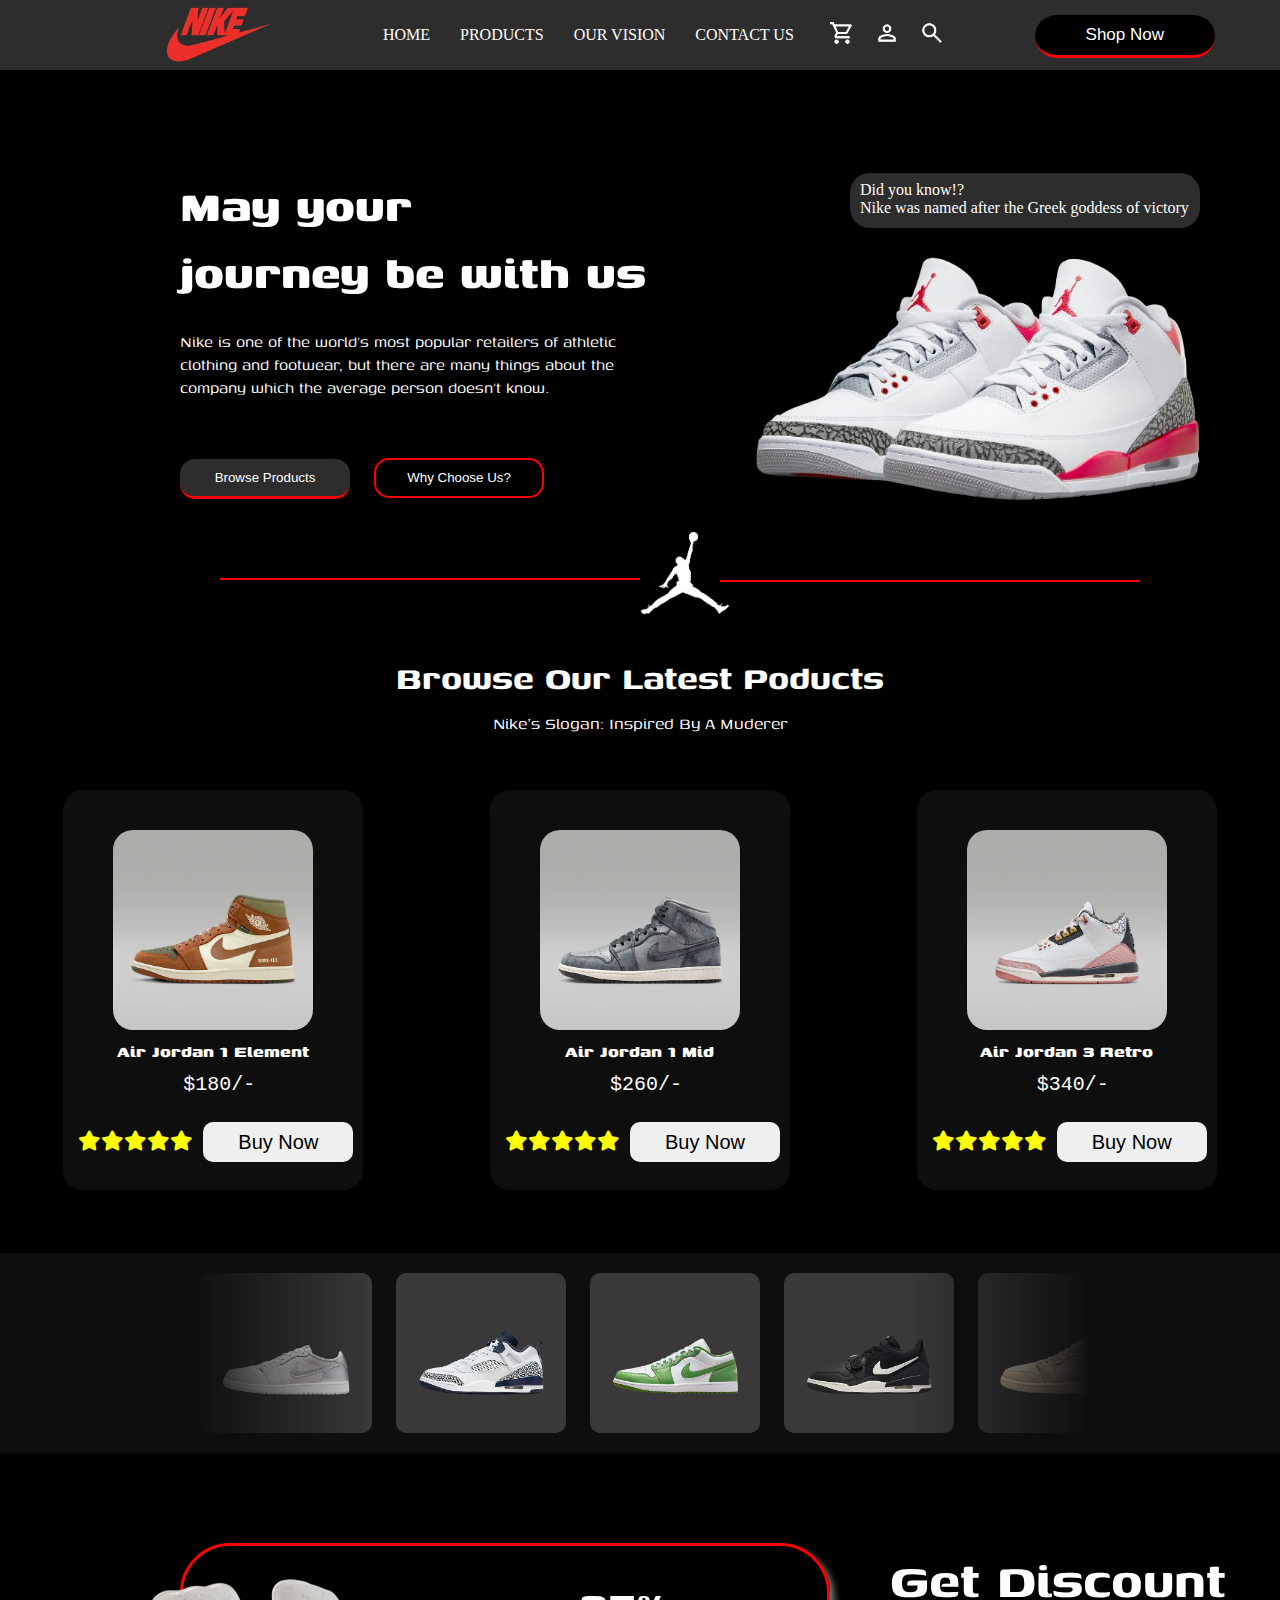
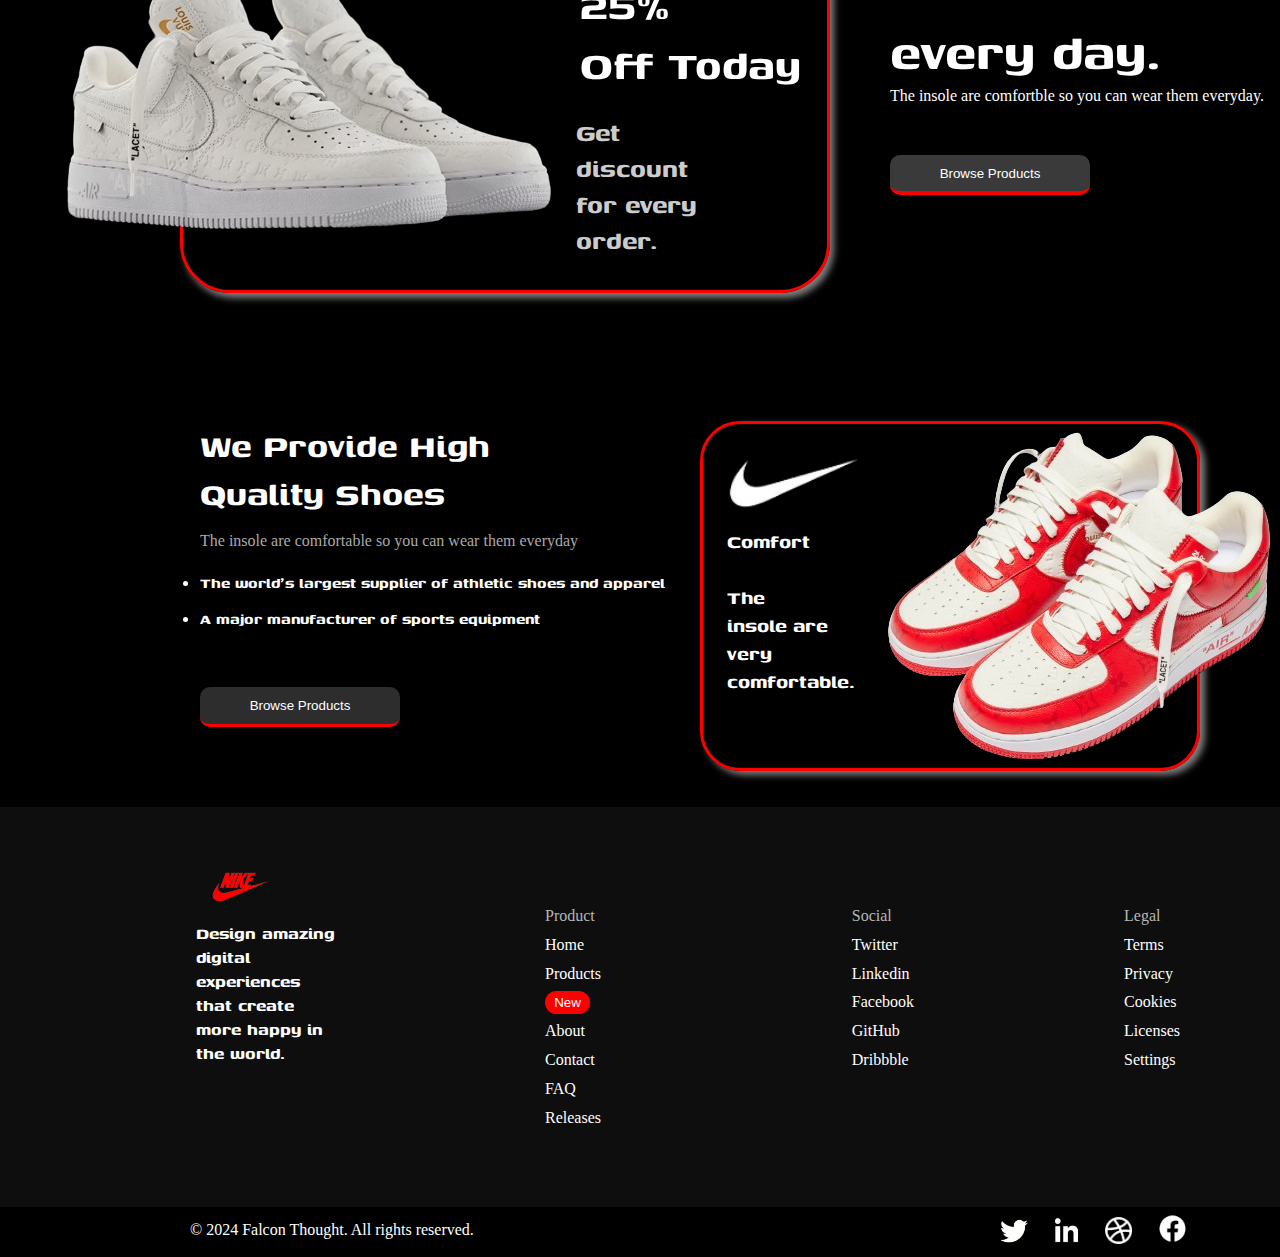
<file: index.html>
<!DOCTYPE html>
<html lang="en">
<head>
    <meta charset="UTF-8">
    <meta name="viewport" content="width=device-width, initial-scale=1.0">
    <title>NIKE</title>
    <link rel="stylesheet" href="CSS Code/index.css">
    <link rel="icon" href="Images/logo.png">
    <link rel="preconnect" href="https://fonts.googleapis.com">
    <link rel="preconnect" href="https://fonts.gstatic.com" crossorigin>
    <link href="https://fonts.googleapis.com/css2?family=Genos:ital,wght@0,100..900;1,100..900&family=Prompt:ital,wght@0,100;0,200;0,300;0,400;0,500;0,600;0,700;0,800;0,900;1,100;1,200;1,300;1,400;1,500;1,600;1,700;1,800;1,900&display=swap" rel="stylesheet">
    <link rel="stylesheet" href="https://cdnjs.cloudflare.com/ajax/libs/font-awesome/6.5.2/css/all.min.css">
</head>
<body>
    <!-- Starting Of Navigation Bar -->
    <div class="flex">
        <div>
            <img src="Images/fulllogoo.png" alt="" class="fulllogo">
        </div>
        <div>
            <nav>
                <ul class="navbar">
                    <li class="li1"><a href="index.html" style="color: white; text-decoration: none;">HOME</a></li>
                    <li class="li2"><a href="products.html" style="color: white; text-decoration: none;">PRODUCTS</a></li>
                    <li class="li3"><a href="vision.html" style="color: white; text-decoration: none;">OUR VISION</a></li>
                    <li class="li4"><a href="contactus.html"style="color: white; text-decoration: none;">CONTACT US</a></li>
                </ul>
            </nav>
        </div>
        <div>
            <a href="shoppingcart.html"><img src="Images/cart.png" alt="" class="img1"></a>
            <a href="login.html"><img src="Images/login.png" alt="" class="img2"></a>
            <img src="Images/search.png" alt="" class="img3">
        </select>
        </div>
        <div>
            <button class="shopnow"><a href="products.html" style="color: white; text-decoration: none;">Shop Now</a></button>
        </div>
    </div>

        <!-- Ending of Navigation Bar -->
        <!-- Starting of Home (Upper) Left Side -->
         <div class="blackk">
        <div>
            <h1 class="headingg">May your <br> journey be with us</h1>
        </div>
        <div>
            <p class="paragraph">Nike is one of the world’s most popular retailers of athletic <br> clothing and footwear, but there are many things about the <br> company which the average person doesn’t know.</p>
        </div>
        <div>
            <button class="btn1"><a href="products.html" style="color: white; text-decoration: none; cursor: pointer;">Browse Products</a></button>
            <button class="btn2">Why Choose Us?</button>
        </div>
        <!-- Ending of Home (Upper) Left Side -->
        <!-- Ending of Home (upper) Right Side -->
        <div class="jordann">
            <img src="Images/shoes-removebg-preview.png" alt="" class="jordan">
        </div>
        <div class="dyk">
            <p class="did">Did you know!? <br>Nike was named after the Greek goddess of victory</p>
        </div>
        <div class="line">
        <img src="Images/zipper-removebg-preview.png" class="jordannn">
        </div>
        <div class="line1"></div>
         </div>
    <!-- Ending of Home (Upper) Right Side -->
       <!-- Grid Starting -->
        <div class="bo">
        <div>
            <h2 class="latest" style="color: white;">Browse Our Latest Poducts</h2>
            <p class="slogan" style="color: white;">Nike's Slogan: Inspired By A Muderer</p>
        </div>
    <div class="grid">
        <div class="gradient1">
            <img src="Images/air-jordan-1-element-shoes-Kcsdzl.png" class="gridimage">
            <p style="color: white; font-size: 20px;  margin-top: 5px; text-align: center;" class="joking">Air Jordan 1 Element</p>
            <p><pre class="hello">$180/-</pre></p>
            <div style="margin-top: 35px;">
            <i class="fa-solid fa-star" style="margin-left: 15px; color: yellow; font-size: 20px;"></i><i class="fa-solid fa-star" style="color: yellow;font-size: 20px;"></i><i class="fa-solid fa-star" style="color: yellow; font-size: 20px;"></i><i class="fa-solid fa-star" style="color: yellow; font-size: 20px;"></i><i class="fa-solid fa-star" style="font-size: 20px; color: yellow;"></i>
        </div>
        <div style="margin-top: -45px;">
            <a href="products.html"><button class="gridbtn" style="cursor: pointer; margin-left: 140px;">Buy Now</button></a>
        </div>
        </div>
        <div class="gradient2">
            <img src="Images/air-jordan-1-mid-se-womens-shoes-wkMdft.png" class="gridimage">
            <p style="color: white; font-size: 20px; margin-top: 5px;text-align: center;" class="joking">Air Jordan 1 Mid</p>
            <p><pre class="hello">$260/-</pre></p>
            <div style="margin-top: 35px;">
                <i class="fa-solid fa-star" style="margin-left: 15px; color: yellow; font-size: 20px;"></i><i class="fa-solid fa-star" style="color: yellow;font-size: 20px;"></i><i class="fa-solid fa-star" style="color: yellow; font-size: 20px;"></i><i class="fa-solid fa-star" style="color: yellow; font-size: 20px;"></i><i class="fa-solid fa-star" style="font-size: 20px; color: yellow;"></i>
            </div>
            <div style="margin-top: -45px;">
                <a href="products.html"><button class="gridbtn" style="cursor: pointer; margin-left: 140px;">Buy Now</button></a>
            </div>
        </div>
        <div class="gradient3">
            <img src="Images/air-jordan-3-retro-big-kids-shoes-lkTPGgEM.png" class="gridimage">
            <p style="color: white; font-size: 20px; text-align: center; margin-top: 5px;" class="joking">Air Jordan 3 Retro</p>
            <p><pre class="hello">$340/-</pre></p>
            <div style="margin-top: 35px;">
                <i class="fa-solid fa-star" style="margin-left: 15px; color: yellow; font-size: 20px;"></i><i class="fa-solid fa-star" style="color: yellow;font-size: 20px;"></i><i class="fa-solid fa-star" style="color: yellow; font-size: 20px;"></i><i class="fa-solid fa-star" style="color: yellow; font-size: 20px;"></i><i class="fa-solid fa-star" style="font-size: 20px; color: yellow;"></i>
            </div>
            <div style="margin-top: -45px;">
                <a href="products.html"><button class="gridbtn" style="cursor: pointer; margin-left: 140px;">Buy Now</button></a>
            </div>
        </div>
    </div>
    </div>
</div>
    <!-- Grid Ending -->
    <!-- Scroller-1 Starting -->
    <div class="bodyy">
        <div class="scroll" style="--t:18s">
            <div>
                <span><img src="Images/1-removebg-preview (3).png" height="150px"></span>
                <span><img src="Images/2-removebg-preview (2).png" height="150px"></span>
                <span><img src="Images/3-removebg-preview (2).png" height="150px"></span>
                <span><img src="Images/4-removebg-preview (1).png" height="150px"></span>
                <span><img src="Images/5-removebg-preview.png" height="150px"></span>
                <span><img src="Images/6-removebg-preview.png" height="150px"></span>
                <span><img src="Images/7-removebg-preview.png" height="150px"></span>
                <span><img src="Images/8-removebg-preview.png" height="150px"></span>
                <span><img src="Images/9-removebg-preview.png" height="150px"></span>
                <span><img src="Images/10-removebg-preview.png" height="150px"></span>
            </div>
            <div>
                <span><img src="Images/1-removebg-preview (3).png" height="150px"></span>
                <span><img src="Images/2-removebg-preview (2).png" height="150px"></span>
                <span><img src="Images/3-removebg-preview (2).png" height="150px"></span>
                <span><img src="Images/4-removebg-preview (1).png" height="150px"></span>
                <span><img src="Images/5-removebg-preview.png" height="150px"></span>
                <span><img src="Images/6-removebg-preview.png" height="150px"></span>
                <span><img src="Images/7-removebg-preview.png" height="150px"></span>
                <span><img src="Images/8-removebg-preview.png" height="150px"></span>
                <span><img src="Images/9-removebg-preview.png" height="150px"></span>
                <span><img src="Images/10-removebg-preview.png" height="150px"></span>
            </div>
        </div>
       </div>
    <!-- Scroller-1 Ending -->
    <!-- Content-1 Starting -->
    <div class="contentt">
        <img src="Images/AF1LV.png" alt="AF1" class="AF1LV">
        <h2 class="off">25% <br> Off Today</h2>
        <pre class="offf">
            Get
            discount
            for every
            order.
        </pre>
    </div>
    <div class="redborderr">

    </div>
    <div>
        <h2 class="discount">Get Discount <br> every day.</h2>
        <p class="comfortable">The insole are comfortble so you can wear them everyday.</p>
        <a href="products.html"><button class="browseee" style="cursor: pointer;">Browse Products</button></a>
    </div>
    <!-- Content-1 Ending-->
    <br><br><br><br><br><br><br>
    <!-- Content-2 Starting -->
<body>
    <div class="content">
        <div>
            <h2 class="we">We Provide High <br> Quality Shoes</h2>
                <p class="insole">The insole are comfortable so you can wear them everyday</p>
                    <ul class="points">
                        <li>The world's largest supplier of athletic shoes and apparel</li>
                        <li>A major manufacturer of sports equipment</li>
                    </ul>
                <a href="products.html"><button class="footerbtn" style="cursor: pointer;">Browse Products</button></a>
    </div>
    <div>
        <pre class="comfort">
            Comfort

            The 
            insole are 
            very
            comfortable.
        </pre>
    </div>
    <div class="contentimagee">
        <img src="Images/redaf1.png" alt="" class="contentimage">
    </div>
    <div class="greylogoo" >
        <img src="Images/whitelogo.png" alt="White Logo" class="greylogo">
    </div>
    </div>
    <div class="redborder">
    </div>
    <!-- Content-2 Ending -->
    <br>
    <br>
    <!-- Footer Starting -->
    <div class="column">
        <div class="column1">
            <img src="Images/FullLogo.png" alt="Full Logo (Red) of Nike" class="footerimage">
            <pre class="footerparagraph">
                Design amazing
                digital
                experiences
                that create
                more happy in 
                the world.
            </pre>
        </div>
        <div>
            <ol class="column2">
                <li class="diffcolor">Product</li>
                <li><a href="index.html" style="color: white; text-decoration: none; cursor: pointer;">Home</a></li>
                <li><a href="products.html" style="color: white; text-decoration: none; cursor: pointer;">Products</a><button class="footerbutton">New</button></li>
                <li><a href="vision.html" style="color: white; text-decoration: none; cursor: pointer;">About</a></li>
                <li><a href="contactus.html" style="color: white; text-decoration: none; cursor: pointer;">Contact</a></li>
                <li>FAQ</li>
                <li>Releases</li>
            </ol>
        </div>
        <div>
            <ol class="column3">
                <li class="diffcolor">Social</li>
                <li><a href="https://twitter.com/Nike" target="_blank" style="color: white; cursor: pointer; text-decoration: none;">Twitter</a></li>
                <li><a href="https://www.linkedin.com/company/nike" target="_blank" style="color: white; cursor: pointer; text-decoration: none;">Linkedin</a></li>
                <li><a href="https://www.facebook.com/nike/" target="_blank" style="color: white; cursor: pointer; text-decoration: none;">Facebook</a></li>
                <li><a href="https://github.com/Nike-Inc" target="_blank" style="color: white; cursor: pointer; text-decoration: none;">GitHub</a></li>
                <li><a href="https://dribbble.com/tags/nike-store" target="_blank" style="color: white; cursor: pointer; text-decoration: none;">Dribbble</a></li>
            </ol>
        </div>
        <div>
            <ol class="column4">
                <li class="diffcolor">Legal</li>
                <li>Terms</li>
                <li>Privacy</li>
                <li>Cookies</li>
                <li>Licenses</li>
                <li>Settings</li>
            </ol>
        </div>
    </div>
    <div class="lastpart">
        <p class="lastparagraph">&copy; 2024 Falcon Thought. All rights reserved.</p>
        <div class="lastimgg">
            <a href="https://twitter.com/Nike" target="_blank"><img src="Images/Twitter.png" alt="" class="lastimg1"></a>
            <a href="https://www.linkedin.com/company/nike" target="_blank"><img src="Images/Linkedin.png" alt="" class="lastimg2"></a>
            <a href="https://dribbble.com/tags/nike-store" target="_blank"><img src="Images/Dribbble.png" alt="" class="lastimg4"></a>
        </div>
    </div>
    <div class="hii">
        <a href="https://www.facebook.com/nike/" target="_blank"><img src="Images/Facebook.png" alt="" class="lastimgg3"></a>
    </div>
    <!-- Footer Ending -->
    
</body>
</html>
</file>
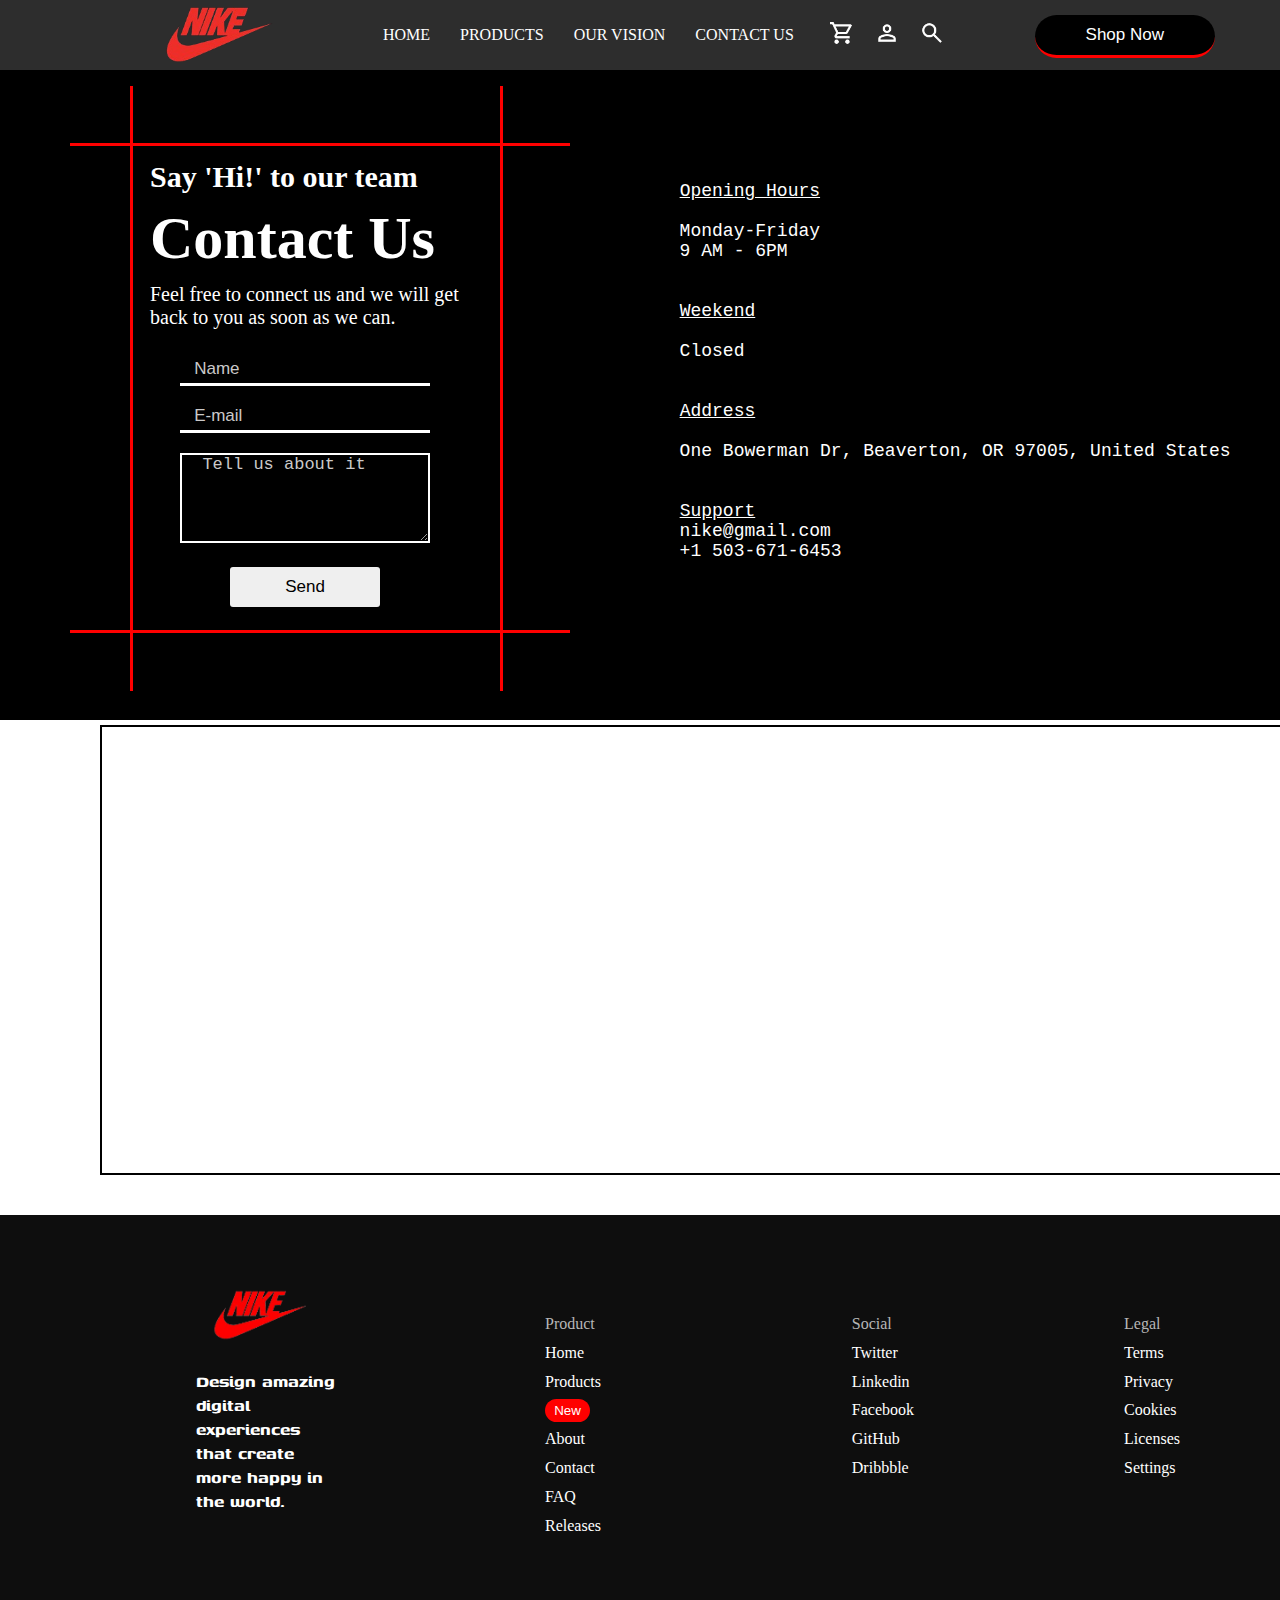
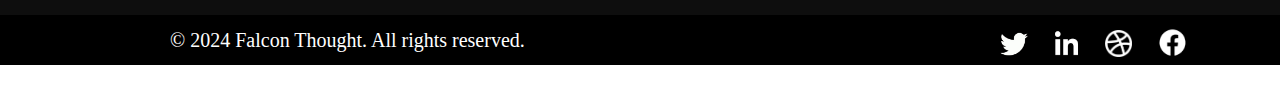
<file: contactus.html>
<!DOCTYPE html>
<html lang="en">
<head>
    <meta charset="UTF-8">
    <meta name="viewport" content="width=device-width, initial-scale=1.0">
    <title>Nike - Contact Us</title>
    <link rel="stylesheet" href="CSS Code/contactus.css">
    <link rel="icon" href="Images/logo.png">
    <link rel="preconnect" href="https://fonts.googleapis.com">
    <link rel="preconnect" href="https://fonts.gstatic.com" crossorigin>
    <link href="https://fonts.googleapis.com/css2?family=Genos:ital,wght@0,100..900;1,100..900&family=Prompt:ital,wght@0,100;0,200;0,300;0,400;0,500;0,600;0,700;0,800;0,900;1,100;1,200;1,300;1,400;1,500;1,600;1,700;1,800;1,900&display=swap" rel="stylesheet">
</head>
<body>
         <!-- Starting Of Navigation Bar -->
         <div class="flex">
            <div>
                <img src="Images/fulllogoo.png" alt="" class="fulllogo">
            </div>
            <div>
                <nav>
                    <ul class="navbar">
                        <li class="li1"><a href="index.html" style="color: white; text-decoration: none;">HOME</a></li>
                        <li class="li2"><a href="products.html" style="color: white; text-decoration: none;">PRODUCTS</a></li>
                        <li class="li3"><a href="vision.html" style="color: white; text-decoration: none;">OUR VISION</a></li>
                        <li class="li4"><a href="contactus.html"style="color: white; text-decoration: none;">CONTACT US</a></li>
                    </ul>
                </nav>
            </div>
            <div>
                <a href="shoppingcart.html"><img src="Images/cart.png" alt="" class="img1"></a>
                <a href="login.html"><img src="Images/login.png" alt="" class="img2"></a>
                <img src="Images/search.png" alt="" class="img3">
            </div>
            <div>
                <a href="products.html"><button class="shopnow" style="cursor: pointer;">Shop Now</button></a>
            </div>
        </div>
    
            <!-- Ending of Navigation Bar -->
    <div class="contactus">
        <h3>Say 'Hi!' to our team</h3>
        <h1>Contact Us</h1>
        <p>Feel free to connect us and we will get <br> back to you as soon as we can.</p>
        <input type="text" placeholder="   Name" class="btn1"> <br>
        <input type="text" placeholder="   E-mail" class="btn2"> <br>
        
         <textarea name="" id="" class="textarea" placeholder="  Tell us about it" style="color: white;"></textarea> <br>
        <button class="btn4">Send</button><br>
    </div>
   <div class="line1"></div>
   <div class="line2"></div>
   <div class="line3"></div>
   <div class="line4"></div>

        <pre class="ktha">
            <u>Opening Hours</u>

            Monday-Friday
            9 AM - 6PM


            <u>Weekend</u>

            Closed


            <u>Address</u>

            One Bowerman Dr, Beaverton, OR 97005, United States


            <u>Support</u>
            nike@gmail.com
            +1 503-671-6453
        </pre>
    </div>
    <br><br><br><br>
    <br><br><br><br>
    <div style="margin-left:100px;">
    <iframe src="https://www.google.com/maps/embed?pb=!1m18!1m12!1m3!1d2796.1203850821803!2d-122.82924930890425!3d45.507655173892914!2m3!1f0!2f0!3f0!3m2!1i1024!2i768!4f13.1!3m3!1m2!1s0x54950ec24d4da46d%3A0xa6e823d05767d2d0!2sNike%20World%20Headquarters!5e0!3m2!1sen!2snp!4v1718350358586!5m2!1sen!2snp" width="1300" height="450" style="border: 2px solid black;" allowfullscreen="" loading="lazy" referrerpolicy="no-referrer-when-downgrade"></iframe>
    </div>
    <br><br>

    <!-- Footer Starting -->
    <div class="column">
        <div class="column1">
            <img src="Images/FullLogo.png" alt="Full Logo (Red) of Nike" class="footerimage">
            <pre class="footerparagraph">
                Design amazing
                digital
                experiences
                that create
                more happy in 
                the world.
            </pre>
        </div>
        <div>
            <ol class="column2">
                <li class="diffcolor">Product</li>
                <li><a href="index.html" style="color: white; text-decoration: none; cursor: pointer;">Home</a></li>
                <li><a href="products.html" style="color: white; text-decoration: none; cursor: pointer;">Products</a><button class="footerbutton">New</button></li>
                <li><a href="vision.html" style="color: white; text-decoration: none; cursor: pointer;">About</a></li>
                <li><a href="contactus.html" style="color: white; text-decoration: none; cursor: pointer;">Contact</a></li>
                <li>FAQ</li>
                <li>Releases</li>
            </ol>
        </div>
        <div>
            <ol class="column3">
                <li class="diffcolor">Social</li>
                <li><a href="https://twitter.com/Nike" target="_blank" style="color: white; cursor: pointer; text-decoration: none;">Twitter</a></li>
                <li><a href="https://www.linkedin.com/company/nike" target="_blank" style="color: white; cursor: pointer; text-decoration: none;">Linkedin</a></li>
                <li><a href="https://www.facebook.com/nike/" target="_blank" style="color: white; cursor: pointer; text-decoration: none;">Facebook</a></li>
                <li><a href="https://github.com/Nike-Inc" target="_blank" style="color: white; cursor: pointer; text-decoration: none;">GitHub</a></li>
                <li><a href="https://dribbble.com/tags/nike-store" target="_blank" style="color: white; cursor: pointer; text-decoration: none;">Dribbble</a></li>
            </ol>
        </div>
        <div>
            <ol class="column4">
                <li class="diffcolor">Legal</li>
                <li>Terms</li>
                <li>Privacy</li>
                <li>Cookies</li>
                <li>Licenses</li>
                <li>Settings</li>
            </ol>
        </div>
    </div>
    <div class="lastpart">
        <p class="lastparagraph">&copy; 2024 Falcon Thought. All rights reserved.</p>
        <div class="lastimgg">
            <a href="https://twitter.com/Nike" target="_blank"><img src="Images/Twitter.png" alt="" class="lastimg1"></a>
            <a href="https://www.linkedin.com/company/nike" target="_blank"><img src="Images/Linkedin.png" alt="" class="lastimg2"></a>
            <a href="https://dribbble.com/tags/nike-store" target="_blank"><img src="Images/Dribbble.png" alt="" class="lastimg4"></a>
        </div>
    </div>
    <div class="hii">
        <a href="https://www.facebook.com/nike/" target="_blank"><img src="Images/Facebook.png" alt="" class="lastimgg3"></a>
    </div>
    <!-- Footer Ending -->


    
</body>
</html>
</file>
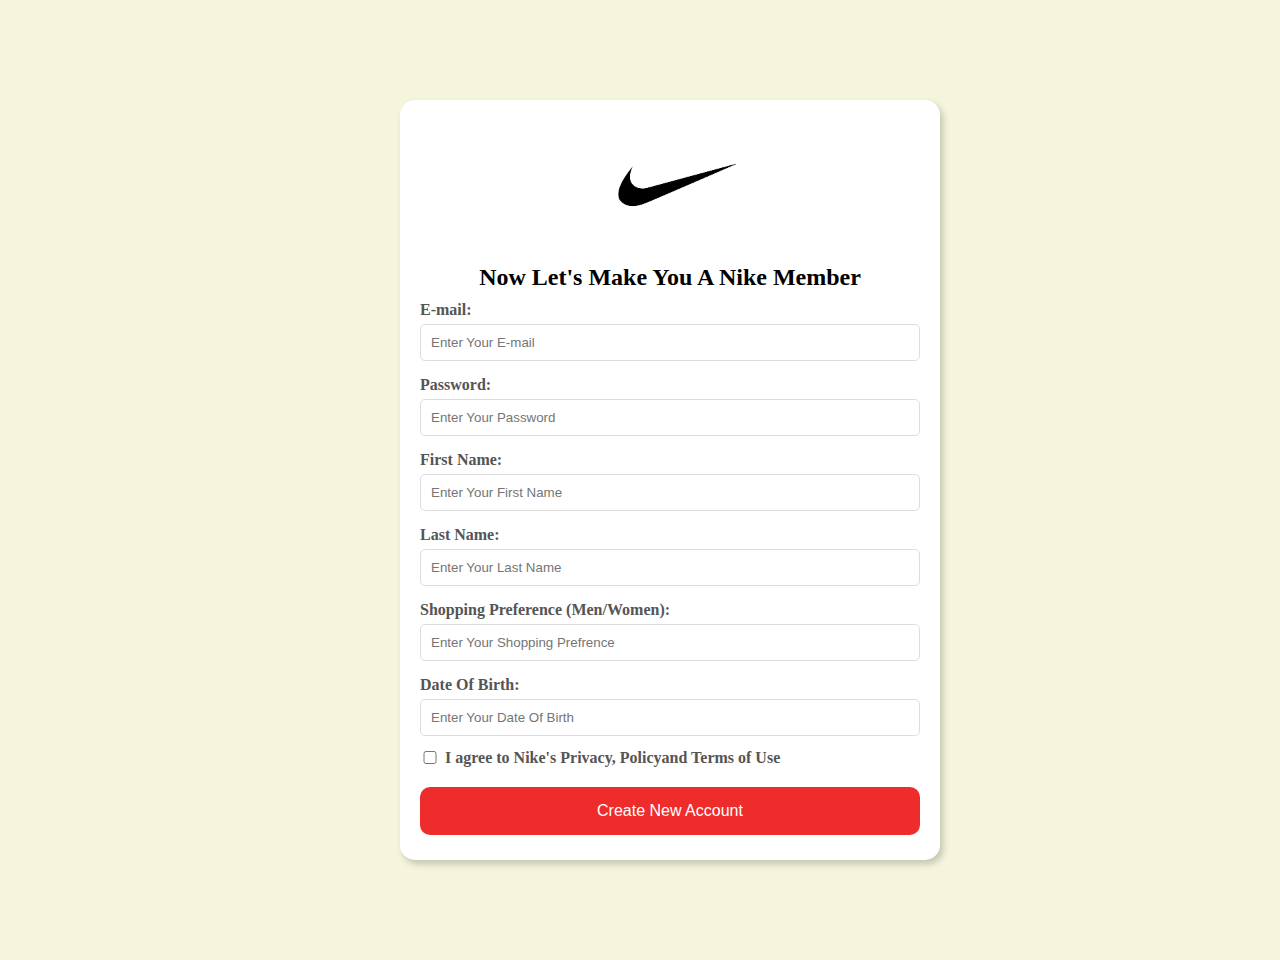
<file: createnewacc.html>
<!DOCTYPE html>
<html lang="en">
<head>
    <meta charset="UTF-8">
    <meta name="viewport" content="width=device-width, initial-scale=1.0">
    <title>Nike - Create New Account</title>
    <link rel="stylesheet" href="CSS Code/createnewacc.css">
    <link rel="icon" href="Images/logo.png">
</head>
<body>
    <div class="create">
        <div class="new">
            <img src="Images/download-removebg-preview (2).png" alt="" height="150px" style="margin-left: 180px;">
            <h2 style="text-align: center;">Now Let's Make You A Nike Member</h2>
            <label for="email">E-mail:</label>
            <input type="email" placeholder="Enter Your E-mail">
            <label for="password">Password:</label>
            <input type="password" placeholder="Enter Your Password">
            <label for="FName">First Name:</label>
            <input type="First Name" placeholder="Enter Your First Name">
            <label for="LName">Last Name:</label>
            <input type="Last Name" placeholder="Enter Your Last Name">
            <label for="ShoppingPrefrence">Shopping Preference (Men/Women):</label>
            <input type="Shopping Prefrence" placeholder="Enter Your Shopping Prefrence ">
            <label for="DOB">Date Of Birth:</label>
            <input type="datetime" placeholder="Enter Your Date Of Birth">
                <div>
            <input type="checkbox" style="margin-left: -240px;"><label for="agree" style="margin-left: 25px; margin-top: -30px;">I agree to Nike's <a style="text-decoration: none;">Privacy, Policy</a>and <a style="text-decoration: none;">Terms of Use</a></label>
                </div>
            <button class="submit"><a href="index.html" style="color: white; text-decoration: none;">Create New Account</a></button>
        </div>
    </div>
    
</body>
</html>
</file>
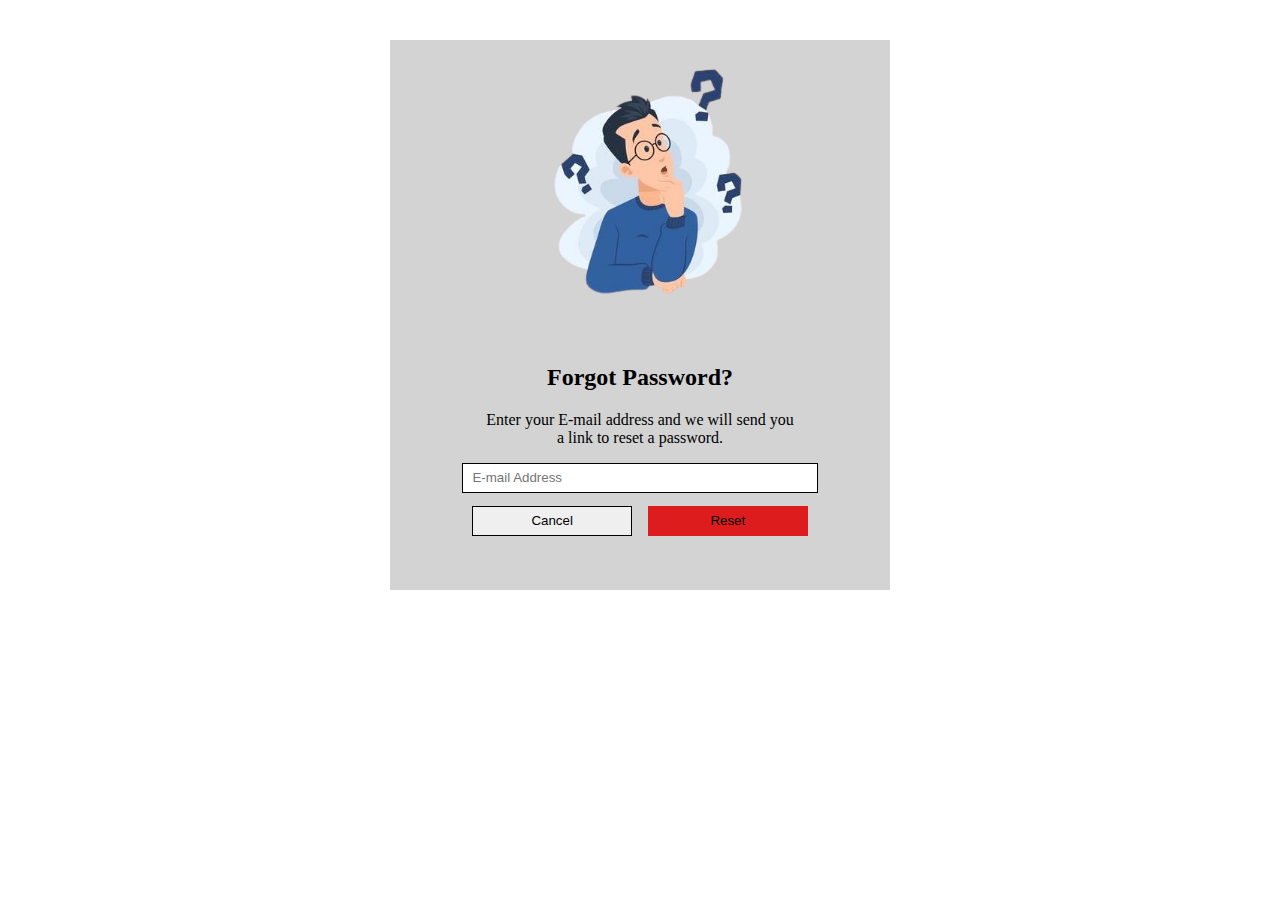
<file: forgetpassword.html>
<!DOCTYPE html>
<html lang="en">
<head>
    <meta charset="UTF-8">
    <meta name="viewport" content="width=device-width, initial-scale=1.0">
    <title>Nike -  Forgot Password</title>
    <link rel="icon" href="Images/logo.png">
</head>
<body>
    <center>
    <div style="height: 550px;  width: 500px; background-color: lightgrey;">
    <div style="margin-top: 40px;">
        <center>
            <img src="Images/thinking-removebg-preview.png" alt="" height="300px">
            <h2>Forgot Password?</h2>
            <p>Enter your E-mail address and we will send you <br> a link to reset a password.</p>
            <input type="text" placeholder="  E-mail Address" style="width: 350px; height: 26px; border: 1px solid black;">
            <pre><button style="width: 160px; height: 30px;border: 1px solid black;"><a href="login.html" style="cursor: pointer; text-decoration: none; color: rgb(0, 0, 0);">Cancel</a></button>  <button style="width: 160px; height: 30px; border: none; background-color: rgb(221, 29, 29);"><a href="reset.html" style="color: black; text-decoration: none; cursor: pointer;">Reset</a></button></pre>
        </center>
        </center>
    </div>
    
</body>
</html>
</file>
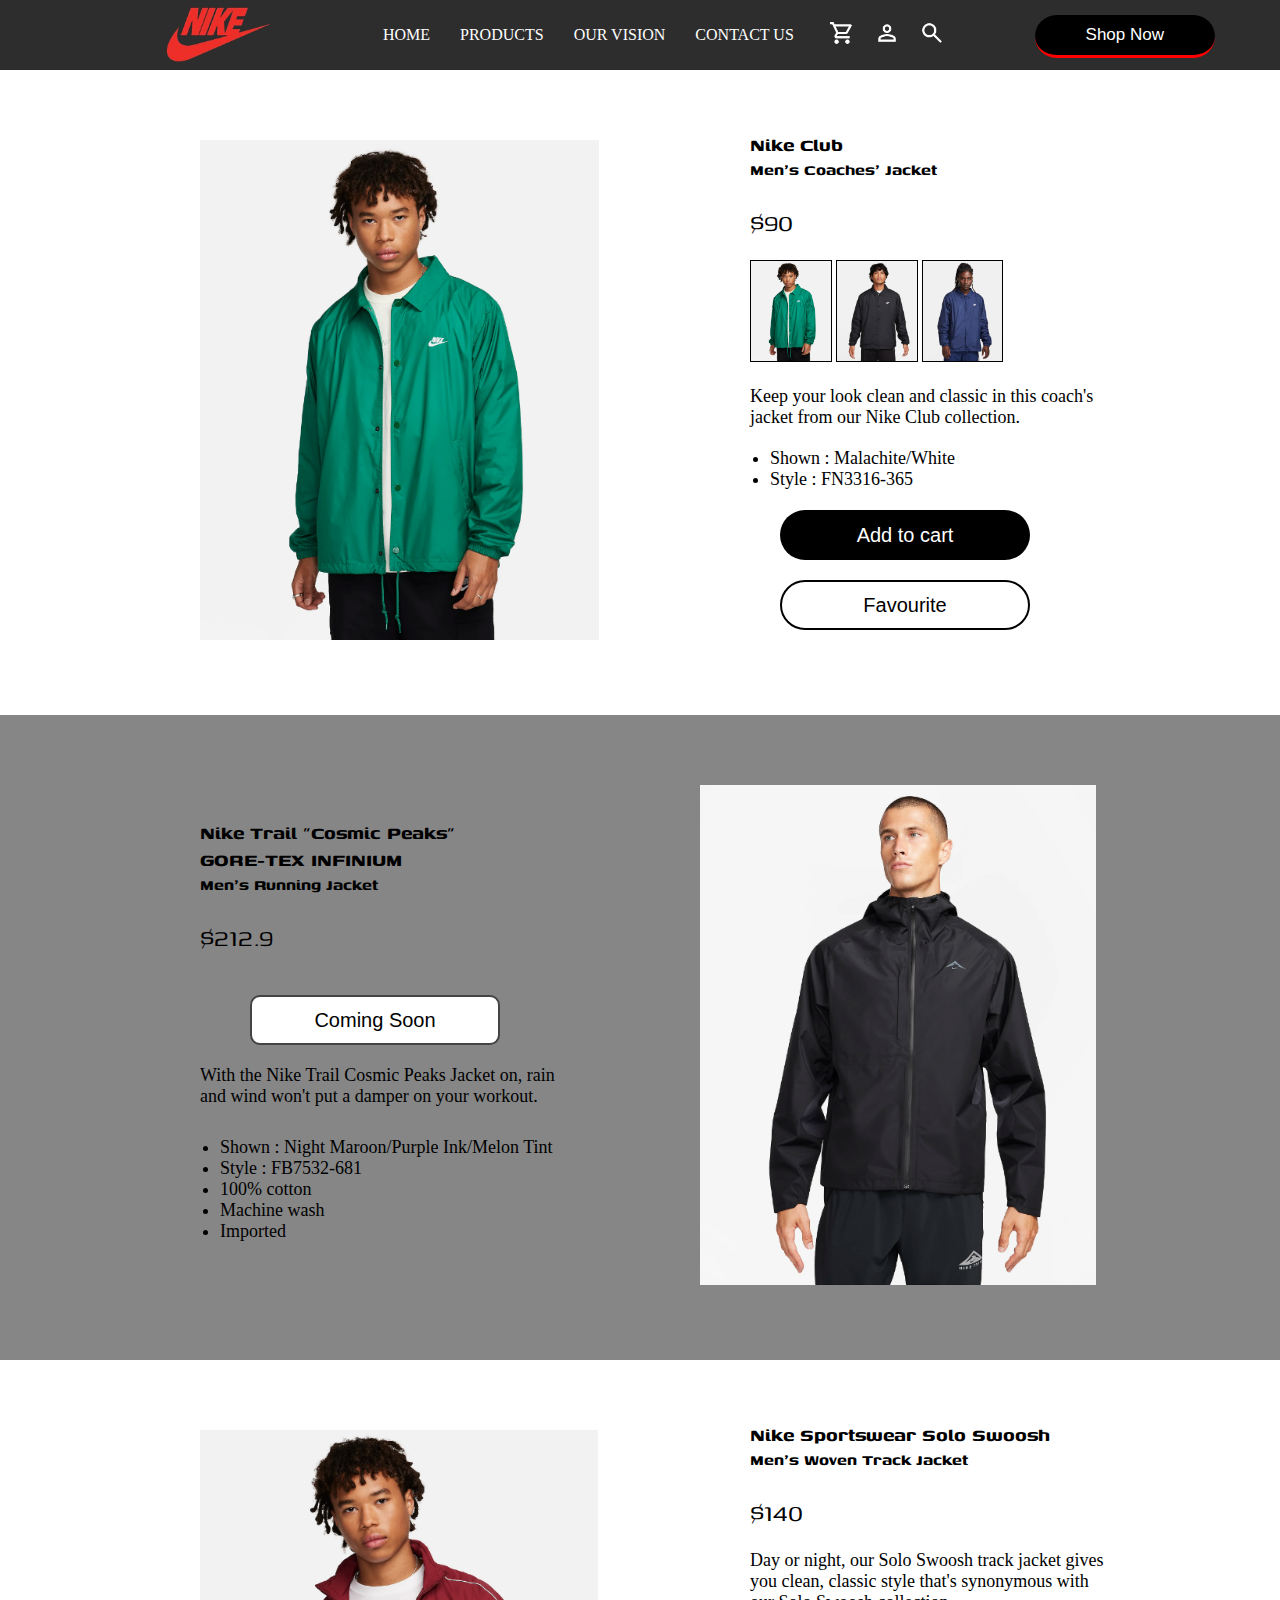
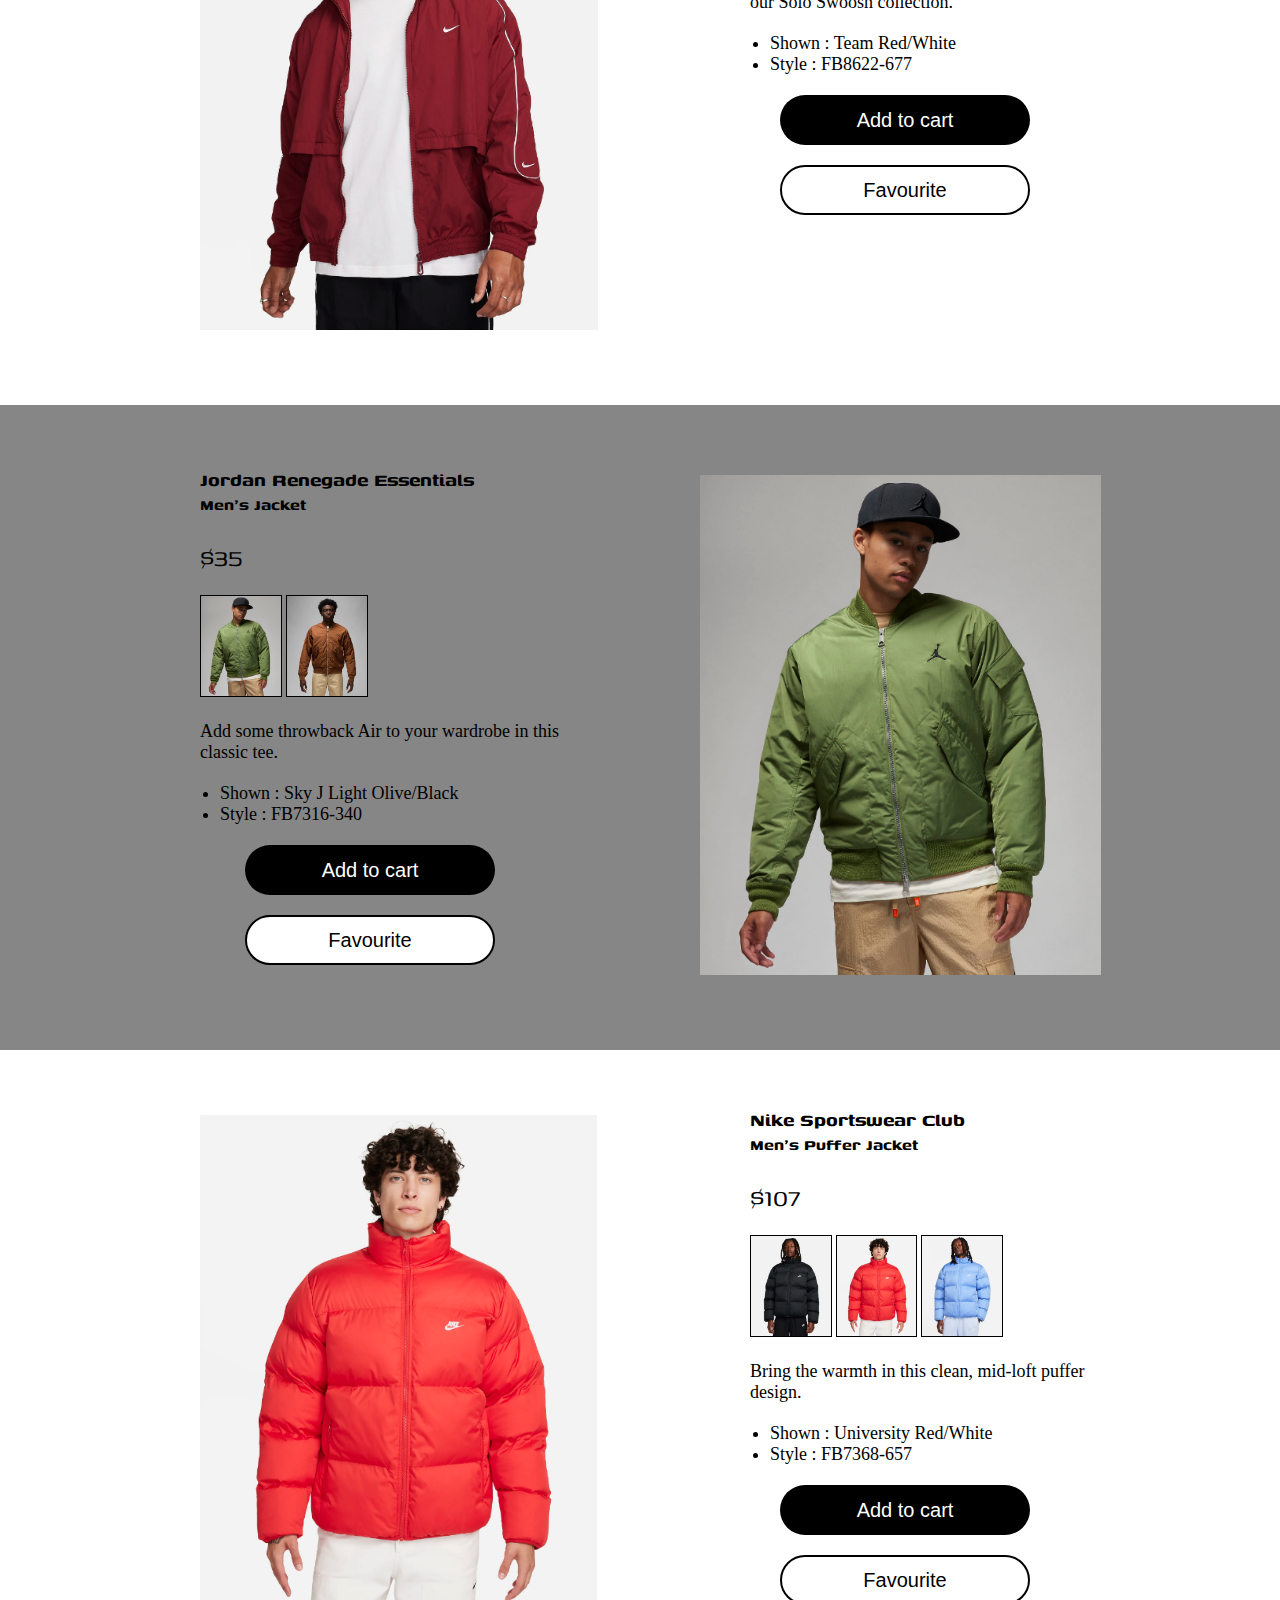
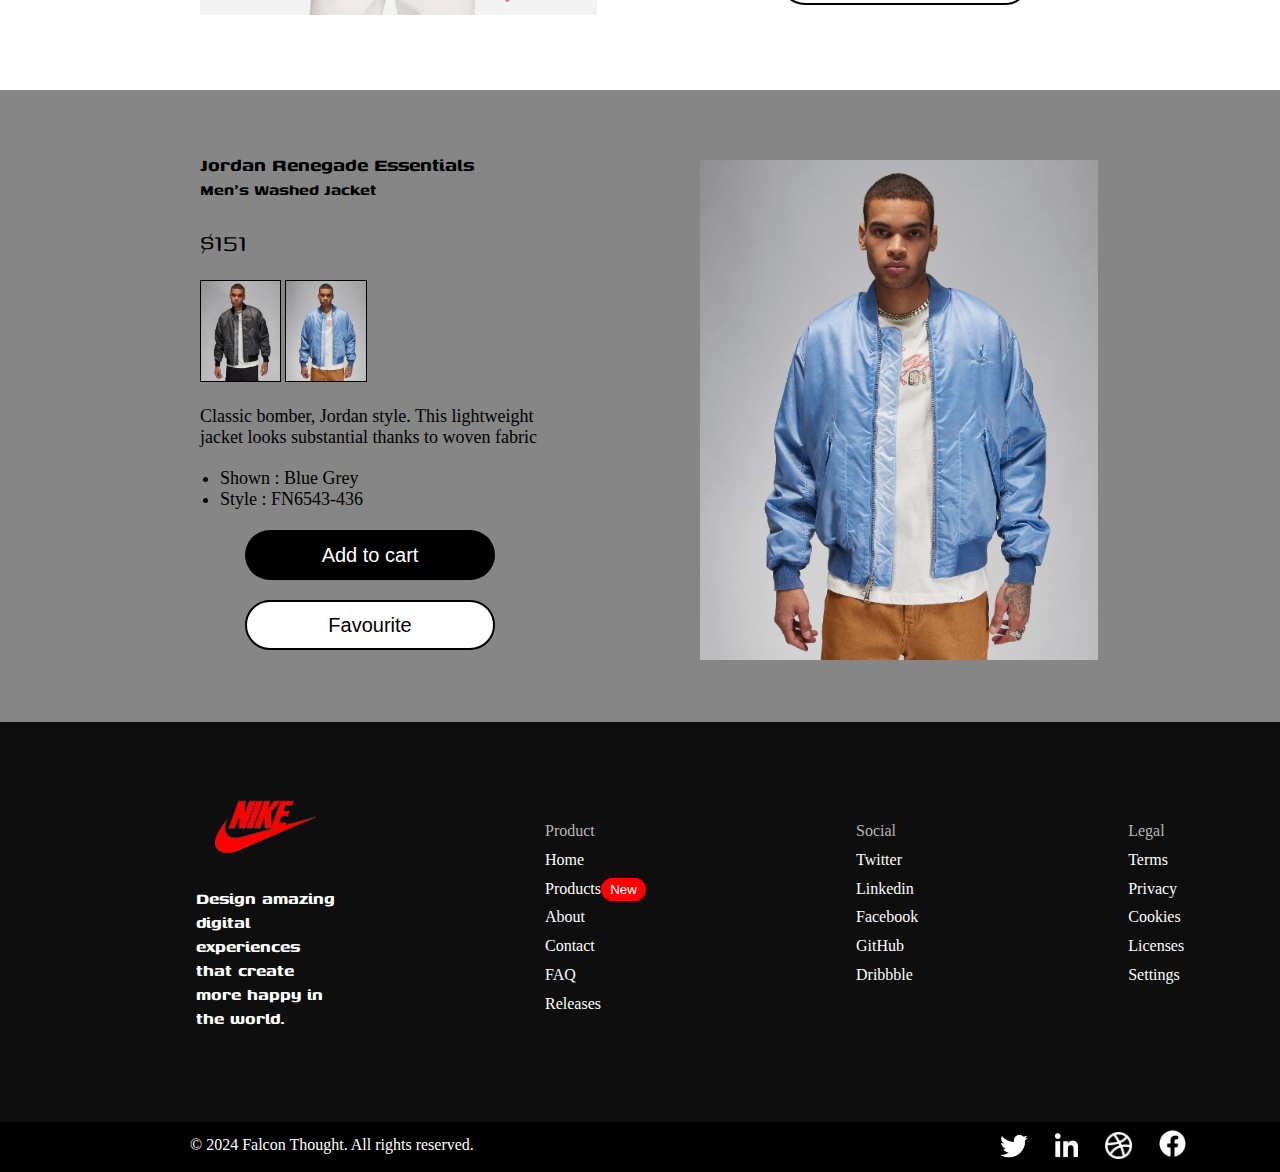
<file: jacket.html>
<!DOCTYPE html>
<html lang="en">
<head>
    <meta charset="UTF-8">
    <meta name="viewport" content="width=device-width, initial-scale=1.0">
    <title>Nike - Jacket</title>
    <link rel="stylesheet" href="CSS Code/jacket.css">
    <link rel="preconnect" href="https://fonts.googleapis.com">
    <link rel="preconnect" href="https://fonts.gstatic.com" crossorigin>
    <link rel="icon" href="Images/logo.png">
    <link href="https://fonts.googleapis.com/css2?family=Genos:ital,wght@0,100..900;1,100..900&display=swap" rel="stylesheet">
</head>
<body>
       <!-- Starting Of Navigation Bar -->
       <div class="flex">
        <div>
            <img src="Images/fulllogoo.png" alt="" class="fulllogo">
        </div>
        <div>
            <nav>
                <ul class="navbar">
                    <li class="li1"><a href="index.html" style="color: white; text-decoration: none;">HOME</a></li>
                    <li class="li2"><a href="products.html" style="color: white; text-decoration: none;">PRODUCTS</a></li>
                    <li class="li3"><a href="vision.html" style="color: white; text-decoration: none;">OUR VISION</a></li>
                    <li class="li4"><a href="contactus.html"style="color: white; text-decoration: none;">CONTACT US</a></li>
                </ul>
            </nav>
        </div>
        <div>
            <a href="shoppingcart.html"><img src="Images/cart.png" alt="" class="img1"></a>
            <a href="login.html"><img src="Images/login.png" alt="" class="img2"></a>
            <img src="Images/search.png" alt="" class="img3">
        </select>
        </div>
        <div>
            <button class="shopnow"><a href="products.html" style="color: white; text-decoration: none;">Shop Now</a></button>
        </div>
    </div>

        <!-- Ending of Navigation Bar -->
    <div class="tshirtt">
        <img src="Images/jack1.PNG" alt="" class="tshirt1">
        <div class="namerate">
            <h3>Nike Club</h3>
            <h4>Men's Coaches' Jacket</h4>
            <br>
            <p style="font-size: 30px;">$90</p>
        </div>
        <div class="a">
            <img src="Images/jack1.PNG" alt="" class="a1">
            <img src="Images/jack2.PNG" alt="" class="a1">
            <img src="Images/jack3.PNG" alt="" class="a1">
        </div>
        <div class="paragraph">
            <p>Keep your look clean and classic in this coach's <br>jacket from our Nike Club collection. </p>
            <ul style="margin-top: 20px; margin-left: 20px;">
                <li>Shown : Malachite/White</li>
                <li>Style : FN3316-365</li>
            </ul>
        </div>
        <div>
            <a href="shoppingcart.html"><button class="btn1" style="cursor: pointer;">Add to cart</button></a>
            <button class="btn2">Favourite</button>
        </div>
    </div>
    <div class="tshirttt">
        <img src="Images/jack4.PNG" alt="" class="tshirt2">
        <div class="namerate2">
            <h3> Nike Trail "Cosmic Peaks" <br>GORE-TEX INFINIUM</h3>
            <h4>Men's Running Jacket</h4>
            <br>
            <p style="font-size: 30px;">$212.9</p>
        </div>
        <div>
            <button class="btn3">Coming Soon</button>
        </div>
        <div class="paragraph2">
            <p>With the Nike Trail Cosmic Peaks Jacket on, rain <br>
                and wind won't put a damper on your workout.</p>
            <ul style="margin-top: 30px; margin-left: 20px;">
                <li>Shown : Night Maroon/Purple Ink/Melon Tint</li>
                <li>Style : FB7532-681</li>
                <li>100% cotton</li>
                <li>Machine wash</li>
                <li>Imported</li>
            </ul>
        </div>
    </div>
    <div class="tshirtt">
        <img src="Images/jack5.PNG" alt="" class="tshirt1">
        <div class="namerate">
            <h3>Nike Sportswear Solo Swoosh</h3>            </h3>
            <h4>Men's Woven Track Jacket</h4>
            <br>
            <p style="font-size: 30px;">$140</p>
        </div>
        <div class="paragraph">
            <p>Day or night, our Solo Swoosh track jacket gives <br> you clean, classic style that's synonymous with <br> our Solo Swoosh collection. 

            </p>
            <ul style="margin-top: 20px; margin-left: 20px;">
                <li>Shown : Team Red/White</li>
                <li>Style : FB8622-677</li>
            </ul>
        </div>
        <div>
            <a href="shoppingcart.html"><button class="btn1" style="cursor: pointer;">Add to cart</button></a>
            <button class="btn2">Favourite</button>
        </div>
    </div>
    <div class="tshirttt">
        <img src="Images/jack6.PNG" alt="" class="tshirt2">
        <div class="namerate1">
            <h3> Jordan Renegade Essentials</h3>
            <h4>Men's Jacket</h4>
            <br>
            <p style="font-size: 30px;">$35</p>
        </div>
        <div class="b">
            <img src="Images/jack6.PNG" alt="" class="a1">
            <img src="Images/jack7.PNG" alt="" class="a1">
           
        </div>
        <div class="paragraphh">
            <p>Add some throwback Air to your wardrobe in this <br> classic tee.</p>
            <ul style="margin-top: 20px; margin-left: 20px;">
                <li>Shown : Sky J Light Olive/Black</li>
                <li>Style : FB7316-340</li>
            </ul>
            <div>
                <a href="shoppingcart.html"><button class="btn4" style="cursor: pointer;">Add to cart</button></a> <br>
                <button class="btn5">Favourite</button>
            </div>
        </div>
        

        <div class="tshirtttt">
            <img src="Images/jack9.PNG" alt="" class="tshirt1">
            <div class="namerate">
                <h3> Nike Sportswear Club</h3>
                <h4>Men's Puffer Jacket</h4>
                <br>
                <p style="font-size: 30px;">$107</p>
            </div>
            <div class="a">
                <img src="Images/jack8.PNG" alt="" class="a1">
                <img src="Images/jack9.PNG" alt="" class="a1">
                <img src="Images/jack10.PNG" alt="" class="a1">
               
            </div>
            <div class="paragraph">
               <p>Bring the warmth in this clean, mid-loft puffer <br> design.  </p>
                <ul style="margin-top: 20px; margin-left: 20px;">
                    <li>Shown : University Red/White</li>
                    <li>Style :  FB7368-657</li>
                </ul>
            </div>
            <div>
                <a href="shoppingcart.html"><button class="btn1" style="cursor: pointer;">Add to cart</button></a>
                <button class="btn2">Favourite</button>
            </div>
        </div>
        <div class="tshirttt">
            <img src="Images/jack12.PNG" alt="" class="tshirt2">
            <div class="namerate1">
                <h3>Jordan Renegade Essentials</h3>
                <h4>Men's Washed Jacket</h4>
                <br>
                <p style="font-size: 30px;">$151</p>
            </div>
            <div class="b">
                <img src="Images/jack11.PNG" alt="" class="a1">
                <img src="Images/jack12.PNG" alt="" class="a1">
            </div>
            <div class="paragraphh">
                <p>Classic bomber, Jordan style. This lightweight <br> jacket looks substantial thanks to woven fabric</p>
                <ul style="margin-top: 20px; margin-left: 20px;">
                    <li>Shown : Blue Grey</li>
                    <li>Style :  FN6543-436</li>
                </ul>
                <div>
                    <a href="shoppingcart.html"><button class="btn4" style="cursor: pointer;">Add to cart</button></a> <br>
                    <button class="btn5">Favourite</button>
                </div>
            </div>
            <br><br><br><br>
            <!-- Footer Starting -->
    <div class="column">
        <div class="column1">
            <img src="Images/FullLogo.png" alt="Full Logo (Red) of Nike" class="footerimage">
            <pre class="footerparagraph">
                Design amazing
                digital
                experiences
                that create
                more happy in 
                the world.
            </pre>
        </div>
        <div>
            <ol class="column2">
                <li class="diffcolor">Product</li>
                <li><a href="index.html" style="color: white; text-decoration: none; cursor: pointer;">Home</a></li>
                <li><a href="products.html" style="color: white; text-decoration: none; cursor: pointer;">Products</a><button class="footerbutton">New</button></li>
                <li><a href="vision.html" style="color: white; text-decoration: none; cursor: pointer;">About</a></li>
                <li><a href="contactus.html" style="color: white; text-decoration: none; cursor: pointer;">Contact</a></li>
                <li>FAQ</li>
                <li>Releases</li>
            </ol>
        </div>
        <div>
            <ol class="column3">
                <li class="diffcolor">Social</li>
                <li><a href="https://twitter.com/Nike" target="_blank" style="color: white; cursor: pointer; text-decoration: none;">Twitter</a></li>
                <li><a href="https://www.linkedin.com/company/nike" target="_blank" style="color: white; cursor: pointer; text-decoration: none;">Linkedin</a></li>
                <li><a href="https://www.facebook.com/nike/" target="_blank" style="color: white; cursor: pointer; text-decoration: none;">Facebook</a></li>
                <li><a href="https://github.com/Nike-Inc" target="_blank" style="color: white; cursor: pointer; text-decoration: none;">GitHub</a></li>
                <li><a href="https://dribbble.com/tags/nike-store" target="_blank" style="color: white; cursor: pointer; text-decoration: none;">Dribbble</a></li>
            </ol>
        </div>
        <div>
            <ol class="column4">
                <li class="diffcolor">Legal</li>
                <li>Terms</li>
                <li>Privacy</li>
                <li>Cookies</li>
                <li>Licenses</li>
                <li>Settings</li>
            </ol>
        </div>
    </div>
    <div class="lastpart">
        <p class="lastparagraph">&copy; 2024 Falcon Thought. All rights reserved.</p>
        <div class="lastimgg">
            <a href="https://twitter.com/Nike" target="_blank"><img src="Images/Twitter.png" alt="" class="lastimg1"></a>
             <a href="https://www.linkedin.com/company/nike" target="_blank"><img src="Images/Linkedin.png" alt="" class="lastimg2"></a>
             <a href="https://dribbble.com/tags/nike-store" target="_blank"><img src="Images/Dribbble.png" alt="" class="lastimg4"></a>
        </div>
    </div>
    <div class="hii">
        <a href="https://www.facebook.com/nike/" target="_blank"><img src="Images/Facebook.png" alt="" class="lastimgg3"></a>
    </div>
    <!-- Footer Ending -->
</body>
</html>
</file>
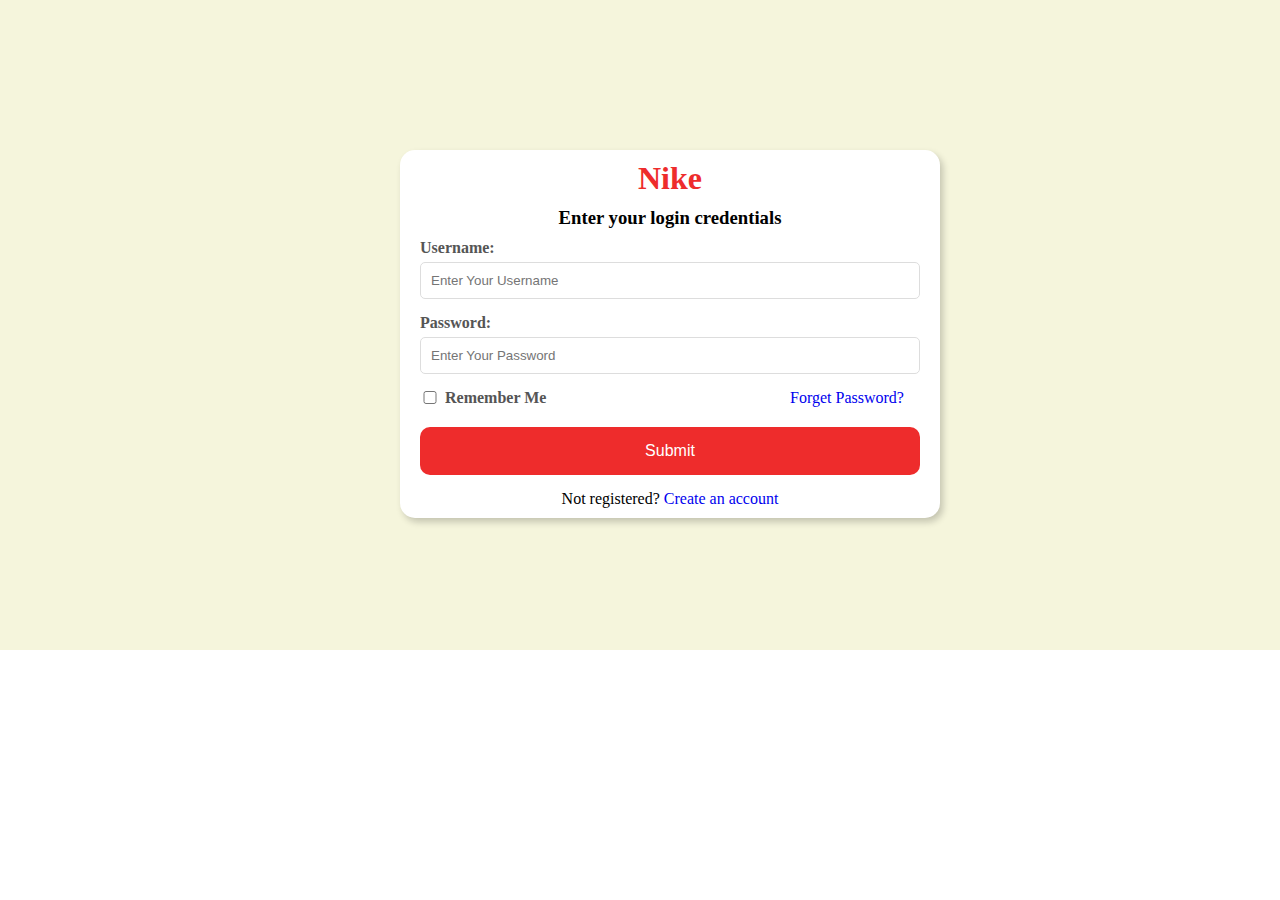
<file: login.html>
<!DOCTYPE html>
<html lang="en">
<head>
    <meta charset="UTF-8">
    <meta name="viewport" content="width=device-width, initial-scale=1.0">
    <title>Nike - Login</title>
    <link rel="icon" href="Images/logo.png">
    <link rel="stylesheet" href="CSS Code/login.css">
</head>
<body>
    <div class="random">
        <div class="login">
            <h1 style="text-align: center; color: #ee2c2c;">Nike</h1>
            <h3 style="text-align: center; margin-top: 10px;">Enter your login credentials</h3>
    <form action="">
        <label for="Username">Username:</label>
        <input type="email" placeholder="Enter Your Username">
        <label for="Password">Password:</label>
        <input type="password" placeholder="Enter Your Password">
        <a href="forgetpassword.html" style="margin-left: 370px; text-decoration: none;">Forget Password?</a>
        <input type="checkbox" style="margin-left: -240px; margin-top: -16px;">
        <label for="rememberme" style="margin-left: 25px; margin-top: -30px;">Remember Me</label>
        <button class="submit"><a href="index.html" style="color: white; text-decoration: none; cursor: pointer;">Submit</a></button>
        <p style="text-align: center;">Not registered? <a href="createnewacc.html" style="text-decoration: none;">Create an account</a></p>
        
    </form>
    
        </div>
   </div>
</body>

</html>
</body>
</html>
</file>
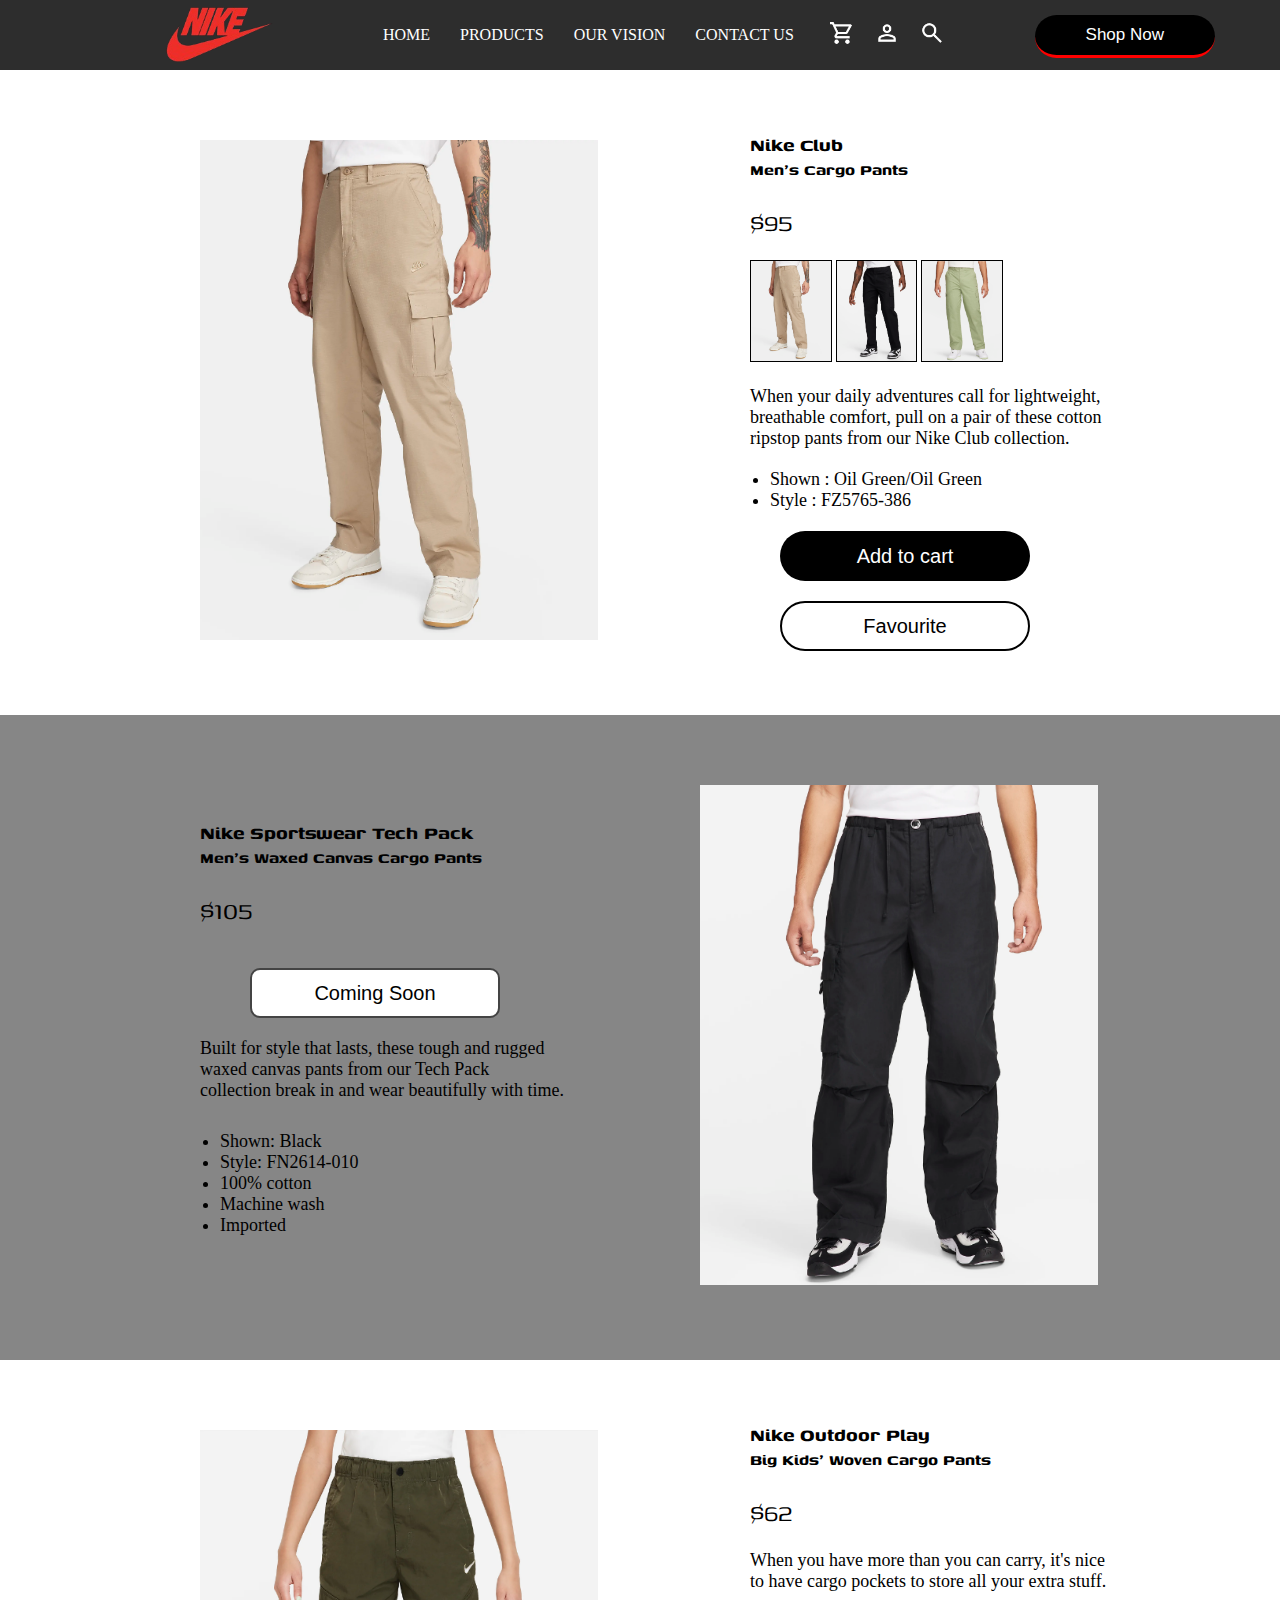
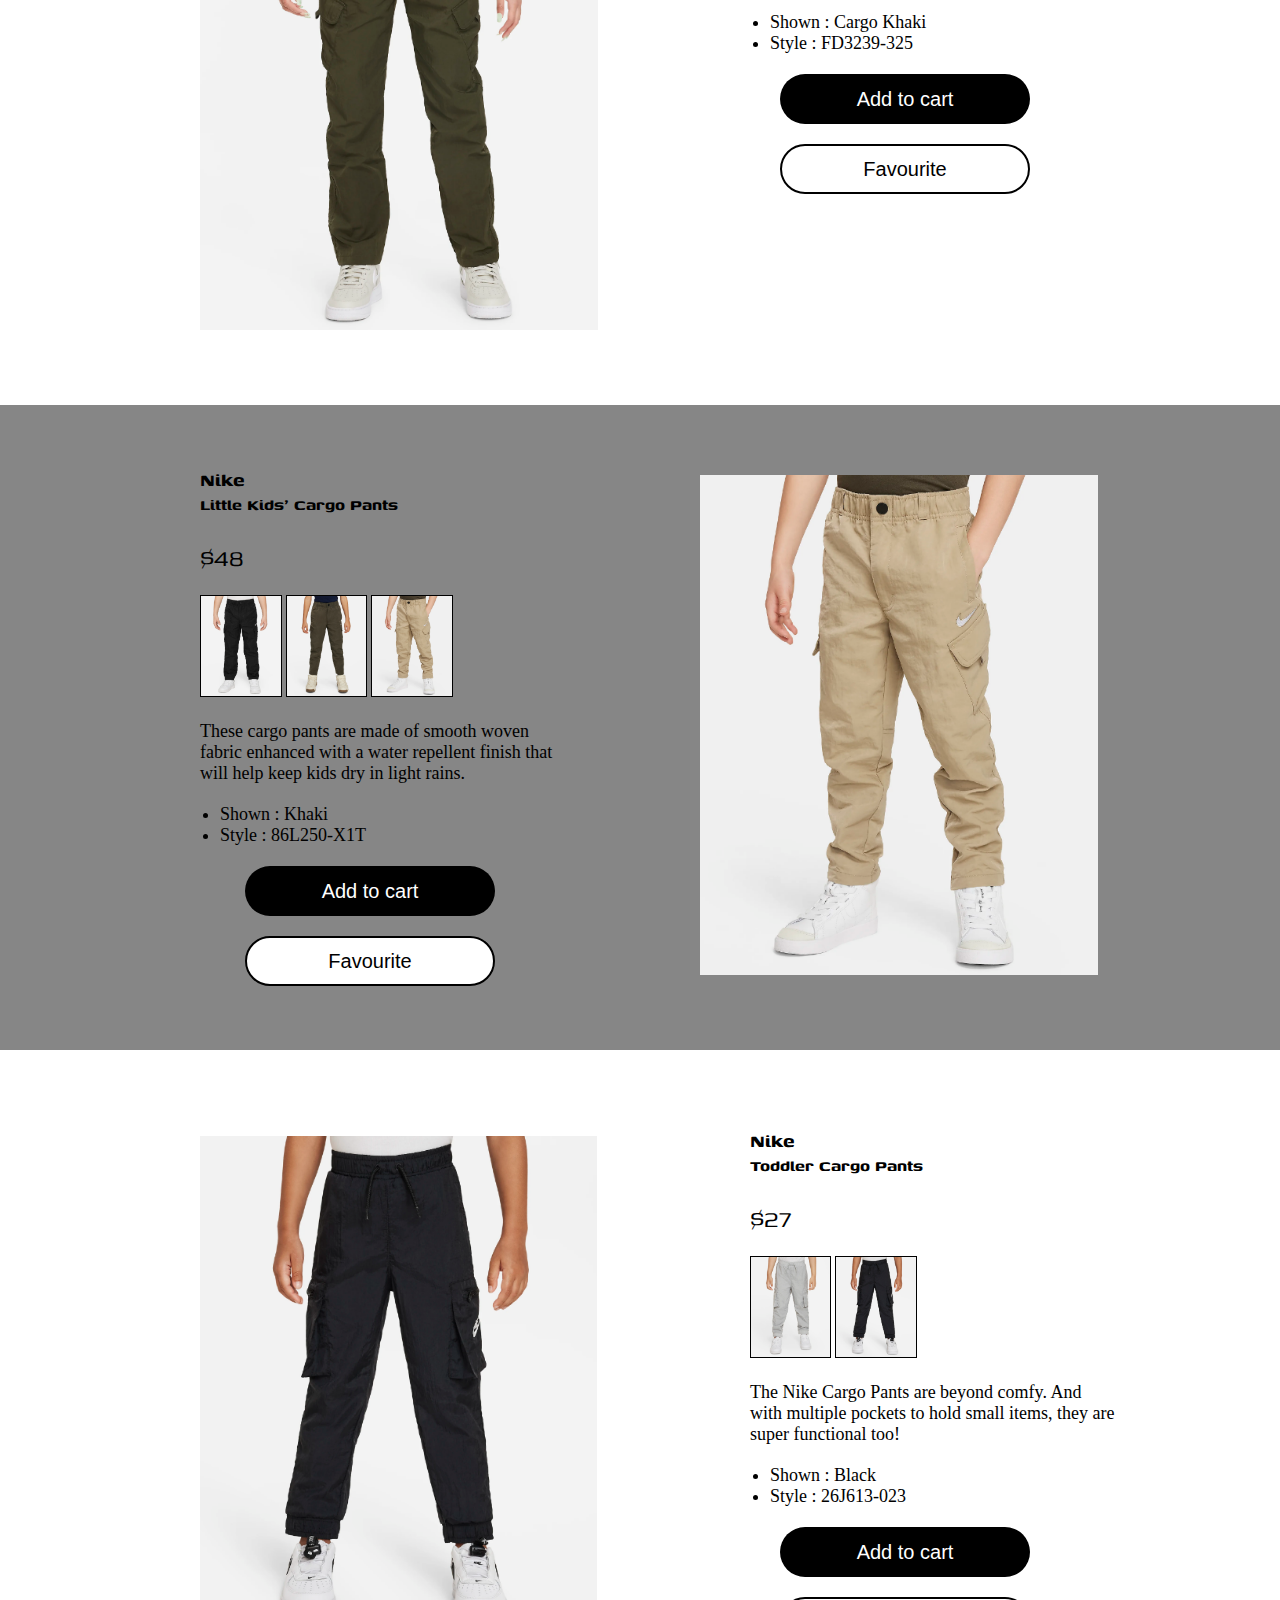
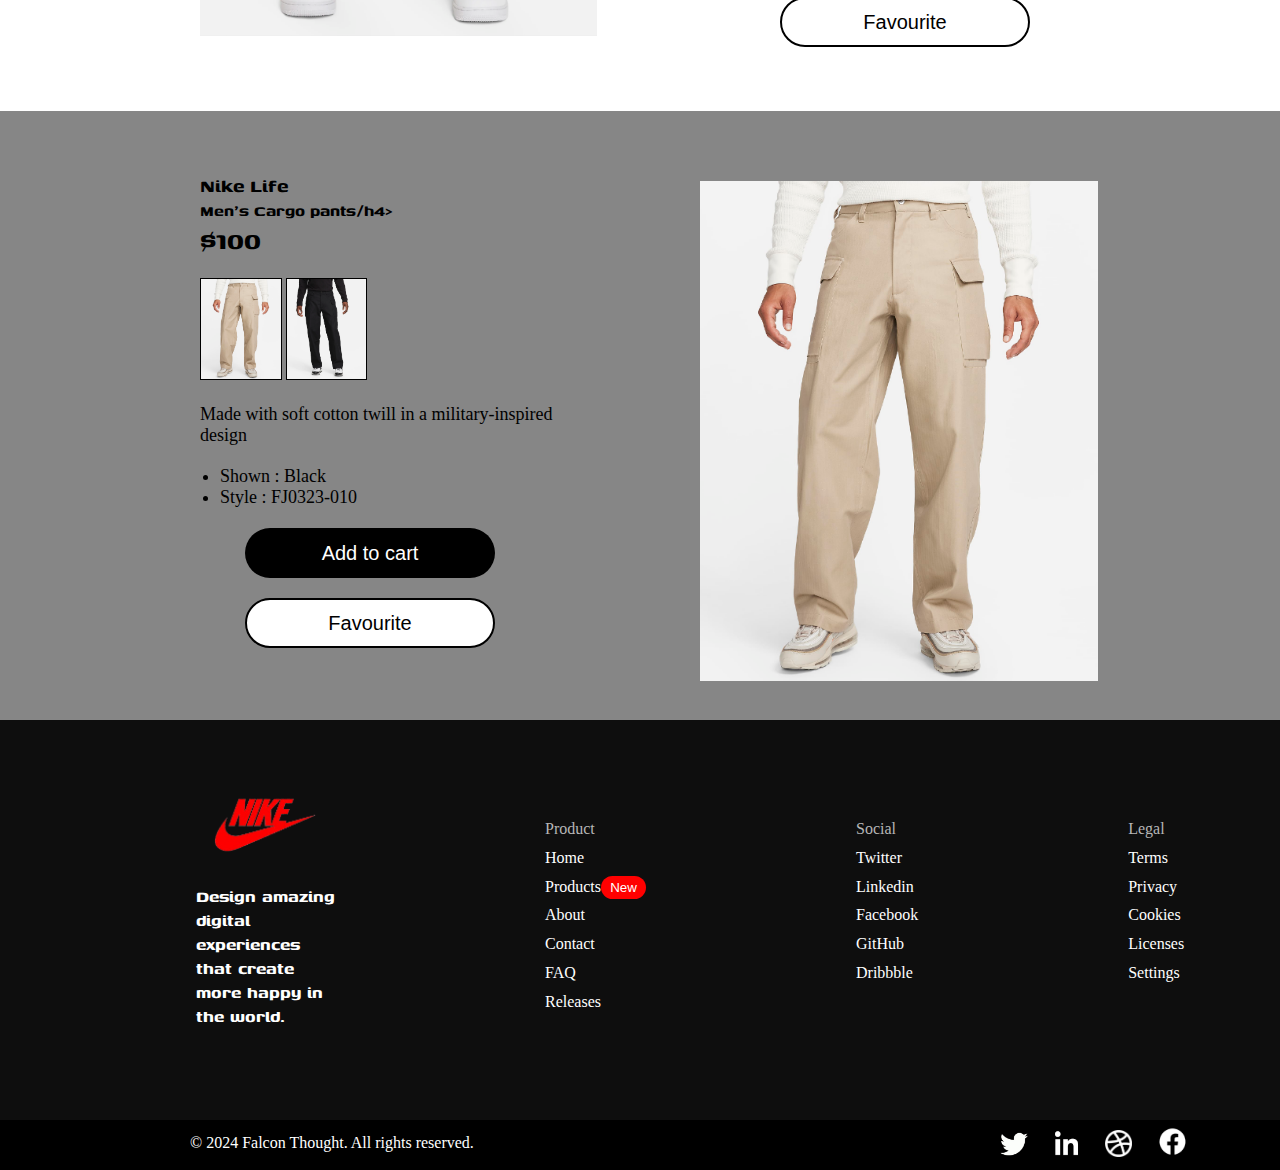
<file: pants.html>
<!DOCTYPE html>
<html lang="en">
<head>
    <meta charset="UTF-8">
    <meta name="viewport" content="width=device-width, initial-scale=1.0">
    <title>Nike - Pants</title>
    <link rel="stylesheet" href="CSS Code/pants.css">
    <link rel="preconnect" href="https://fonts.googleapis.com">
    <link rel="preconnect" href="https://fonts.gstatic.com" crossorigin>
    <link rel="icon" href="Images/logo.png">
    <link href="https://fonts.googleapis.com/css2?family=Genos:ital,wght@0,100..900;1,100..900&display=swap" rel="stylesheet">

</head>
<body>
       <!-- Starting Of Navigation Bar -->
       <div class="flex">
        <div>
            <img src="Images/fulllogoo.png" alt="" class="fulllogo">
        </div>
        <div>
            <nav>
                <ul class="navbar">
                    <li class="li1"><a href="index.html" style="color: white; text-decoration: none;">HOME</a></li>
                    <li class="li2"><a href="products.html" style="color: white; text-decoration: none;">PRODUCTS</a></li>
                    <li class="li3"><a href="vision.html" style="color: white; text-decoration: none;">OUR VISION</a></li>
                    <li class="li4"><a href="contactus.html"style="color: white; text-decoration: none;">CONTACT US</a></li>
                </ul>
            </nav>
        </div>
        <div>
            <a href="shoppingcart.html"><img src="Images/cart.png" alt="" class="img1"></a>
            <a href="login.html"><img src="Images/login.png" alt="" class="img2"></a>
            <img src="Images/search.png" alt="" class="img3">
        </select>
        </div>
        <div>
            <button class="shopnow"><a href="products.html" style="color: white; text-decoration: none;">Shop Now</a></button>
        </div>
    </div>

        <!-- Ending of Navigation Bar -->
    <div class="tshirtt">
        <img src="Images/pant1.PNG" alt="" class="tshirt1">
        <div class="namerate">
            <h3> Nike Club</h3>
            <h4>Men's Cargo Pants</h4>
            <br>
            <p style="font-size: 30px;">$95</p>
        </div>
        <div class="a">
            <img src="Images/pant1.PNG" alt="" class="a1">
            <img src="Images/pant2.PNG" alt="" class="a1">
            <img src="Images/pant3.PNG" alt="" class="a1">
        </div>
        <div class="paragraph">
            <p>When your daily adventures call for lightweight, <br> breathable comfort, pull on a pair of these cotton <br> ripstop pants from our Nike Club collection.</p>
            <ul style="margin-top: 20px; margin-left: 20px;">
                <li>Shown : Oil Green/Oil Green</li>
                <li>Style :  FZ5765-386</li>
            </ul>
        </div>
        <div>
            <a href="shoppingcart.html"><button class="btn1" style="cursor: pointer;">Add to cart</button></a>
            <button class="btn2">Favourite</button>
        </div>
    </div>
    <div class="tshirttt">
        <img src="Images/pant4.PNG" alt="" class="tshirt2">
        <div class="namerate2">
            <h3> Nike Sportswear Tech Pack</h3>
            <h4>Men's Waxed Canvas Cargo Pants</h4>
            <br>
            <p style="font-size: 30px;">$105</p>
        </div>
        <div>
            <button class="btn3">Coming Soon</button>
        </div>
        <div class="paragraph2">
            <p>Built for style that lasts, these tough and rugged <br> waxed canvas pants from our Tech Pack <br> collection break in and wear beautifully with time.</p>
            <ul style="margin-top: 30px; margin-left: 20px;">
                <li>Shown: Black</li>
                <li>Style: FN2614-010</li>
                <li>100% cotton</li>
                <li>Machine wash</li>
                <li>Imported</li>
            </ul>
        </div>
    </div>
    <div class="tshirtt">
        <img src="Images/pant5.PNG" alt="" class="tshirt1">
        <div class="namerate">
            <h3>Nike Outdoor Play</h3>
            <h4>Big Kids' Woven Cargo Pants
            </h4>
            <br>
            <p style="font-size: 30px;">$62</p>
        </div>
        <div class="paragraph">
            <p>When you have more than you can carry, it's nice <br> to have cargo pockets to store all your extra stuff.

            </p>
            <ul style="margin-top: 20px; margin-left: 20px;">
                <li>Shown : Cargo Khaki</li>
                <li>Style : FD3239-325</li>
            </ul>
        </div>
        <div>
            <a href="shoppingcart.html"><button class="btn1" style="cursor: pointer;">Add to cart</button></a>
            <button class="btn2">Favourite</button>
        </div>
    </div>
    <div class="tshirttt">
        <img src="Images/pant8.PNG" alt="" class="tshirt2">
        <div class="namerate1">
            <h3>Nike </h3>
            <h4>Little Kids' Cargo Pants</h4>
            <br>
            <p style="font-size: 30px;">$48</p>
        </div>
        <div class="b">
            <img src="Images/pant6.PNG" alt="" class="a1">
            <img src="Images/pant7.PNG" alt="" class="a1">
            <img src="Images/pant8.PNG" alt="" class="a1">
        </div>
        <div class="paragraphh">
            <p>These cargo pants are made of smooth woven <br>fabric enhanced with a water repellent finish that <br> will help keep kids dry in light rains.</p>
            <ul style="margin-top: 20px; margin-left: 20px;">
                <li>Shown : Khaki</li>
                <li>Style : 86L250-X1T</li>
            </ul>
            <div>
                <a href="shoppingcart.html"><button class="btn4" style="cursor: pointer;">Add to cart</button></a><br>
                <button class="btn5">Favourite</button>
            </div>
        </div>
        

        <div class="tshirtttt">
            <img src="Images/pant10.PNG" alt="" class="tshirt1">
            <div class="namerate">
                <h3> Nike</h3>
                <h4>Toddler Cargo Pants</h4>
                <br>
                <p style="font-size: 30px;">$27</p>
            </div>
            <div class="a">
                <img src="Images/pant9.PNG" alt="" class="a1">
                <img src="Images/pant10.PNG" alt="" class="a1">
                
                
            </div>
            <div class="paragraph">
               <p>The Nike Cargo Pants are beyond comfy. And <br> with multiple pockets to hold small items, they are <br> super functional too! </p>
                <ul style="margin-top: 20px; margin-left: 20px;">
                    <li>Shown : Black</li>
                    <li>Style : 26J613-023</li>
                </ul>
            </div>
            <div>
                <a href="shoppingcart.html"><button class="btn1" style="cursor: pointer;">Add to cart</button></a>
                <button class="btn2">Favourite</button>
            </div>
        </div>
        <div class="tshirttt">
            <img src="Images/pant11.PNG" alt="" class="tshirt2">
            <div class="namerate1">
                <h3> Nike Life</h3>
                <h4>Men's Cargo pants/h4>
                <br>
                <p style="font-size: 30px;">$100</p>
            </div>
            <div class="b">
                <img src="Images/pant11.PNG" alt="" class="a1">
                <img src="Images/pant12.PNG" alt="" class="a1">
            </div>
            <div class="paragraphh">
                <p>Made with soft cotton twill in a military-inspired <br> design</p>
                <ul style="margin-top: 20px; margin-left: 20px;">
                    <li>Shown : Black</li>
                    <li>Style : FJ0323-010</li>
                </ul>
                <div>
                    <a href="shoppingcart.html"><button class="btn4" style="cursor: pointer;">Add to cart</button></a><br>
                    <button class="btn5">Favourite</button>
                </div>
            </div>
            <br><br><br><br>
            <!-- Footer Starting -->
    <div class="column">
        <div class="column1">
            <img src="Images/FullLogo.png" alt="Full Logo (Red) of Nike" class="footerimage">
            <pre class="footerparagraph">
                Design amazing
                digital
                experiences
                that create
                more happy in 
                the world.
            </pre>
        </div>
        <div>
            <ol class="column2">
                <li class="diffcolor">Product</li>
                <li><a href="index.html" style="color: white; text-decoration: none; cursor: pointer;">Home</a></li>
                <li><a href="products.html" style="color: white; text-decoration: none; cursor: pointer;">Products</a><button class="footerbutton">New</button></li>
                <li><a href="vision.html" style="color: white; text-decoration: none; cursor: pointer;">About</a></li>
                <li><a href="contactus.html" style="color: white; text-decoration: none; cursor: pointer;">Contact</a></li>
                <li>FAQ</li>
                <li>Releases</li>
            </ol>
        </div>
        <div>
            <ol class="column3">
                <li class="diffcolor">Social</li>
                <li><a href="https://twitter.com/Nike" target="_blank" style="color: white; cursor: pointer; text-decoration: none;">Twitter</a></li>
                <li><a href="https://www.linkedin.com/company/nike" target="_blank" style="color: white; cursor: pointer; text-decoration: none;">Linkedin</a></li>
                <li><a href="https://www.facebook.com/nike/" target="_blank" style="color: white; cursor: pointer; text-decoration: none;">Facebook</a></li>
                <li><a href="https://github.com/Nike-Inc" target="_blank" style="color: white; cursor: pointer; text-decoration: none;">GitHub</a></li>
                <li><a href="https://dribbble.com/tags/nike-store" target="_blank" style="color: white; cursor: pointer; text-decoration: none;">Dribbble</a></li>
            </ol>
        </div>
        <div>
            <ol class="column4">
                <li class="diffcolor">Legal</li>
                <li>Terms</li>
                <li>Privacy</li>
                <li>Cookies</li>
                <li>Licenses</li>
                <li>Settings</li>
            </ol>
        </div>
    </div>
    <div class="lastpart">
        <p class="lastparagraph">&copy; 2024 Falcon Thought. All rights reserved.</p>
        <div class="lastimgg">
            <a href="https://twitter.com/Nike" target="_blank"><img src="Images/Twitter.png" alt="" class="lastimg1"></a>
             <a href="https://www.linkedin.com/company/nike" target="_blank"><img src="Images/Linkedin.png" alt="" class="lastimg2"></a>
             <a href="https://dribbble.com/tags/nike-store" target="_blank"><img src="Images/Dribbble.png" alt="" class="lastimg4"></a>
        </div>
    </div>
    <div class="hii">
        <a href="https://www.facebook.com/nike/" target="_blank"><img src="Images/Facebook.png" alt="" class="lastimgg3"></a>
    </div>
    <!-- Footer Ending -->
</body>
</html>
</file>
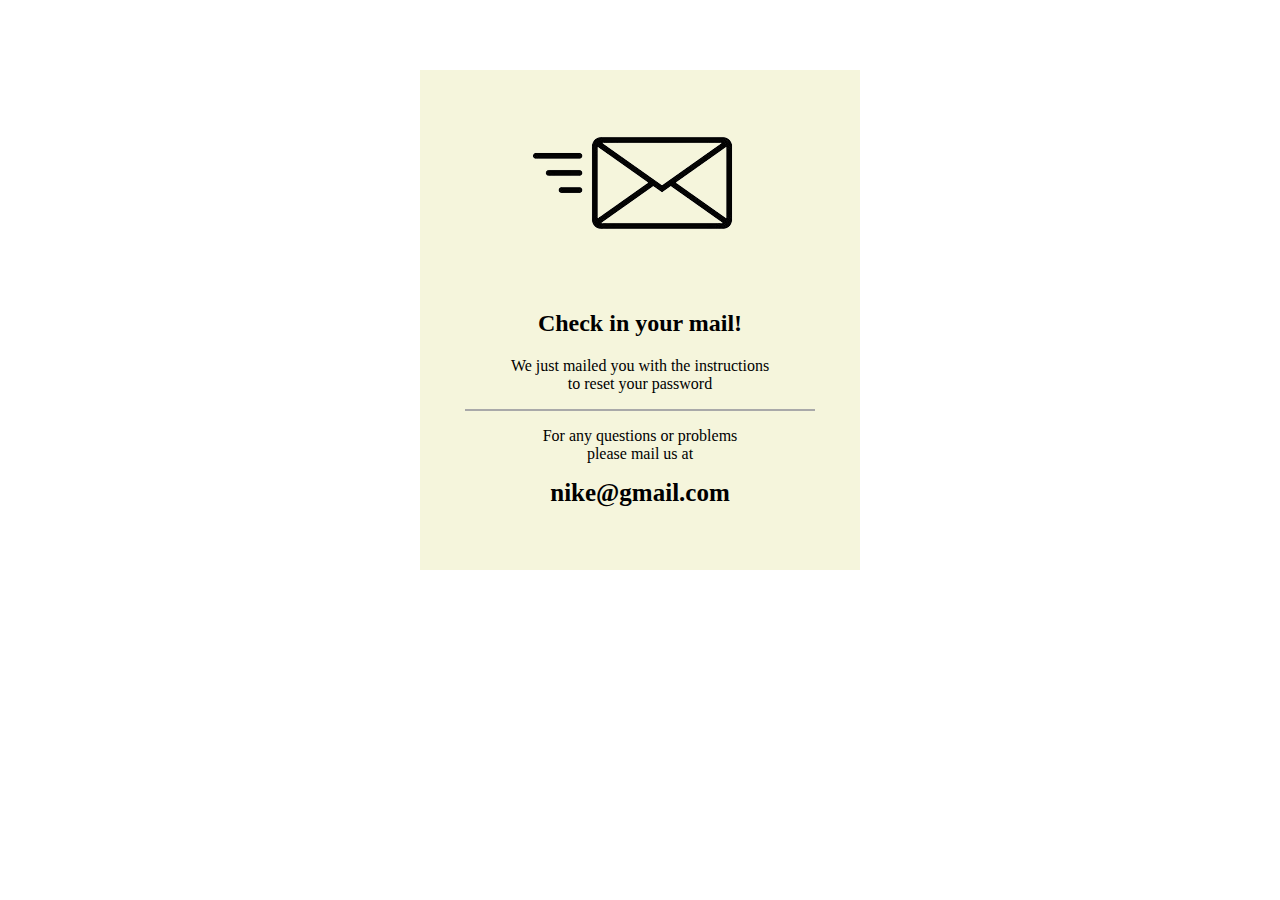
<file: reset.html>
<!DOCTYPE html>
<html lang="en">
<head>
    <meta charset="UTF-8">
    <meta name="viewport" content="width=device-width, initial-scale=1.0">
    <title>Nike - Reset</title>
    <link rel="icon" href="Images/logo.png">
</head>
<body>
    <center>
    <div style="margin-top: 70px;  height: 500px;  width: 440px; background-color: beige;">
        <center>
            <img src="Images/mail-removebg-preview.png" alt="">
            <h2>Check in your mail!</h2>
            <p>We just mailed you with the instructions <br> to reset your password </p>
            <div style="width: 350px; height: 2px; background-color: darkgrey;"></div>
            <p>For any questions or problems <br> please mail us at</p>
            <b style="font-size: 25px;">nike@gmail.com</b>
        </center> 
        </center> 
    </div>
</body>
</html>
</file>
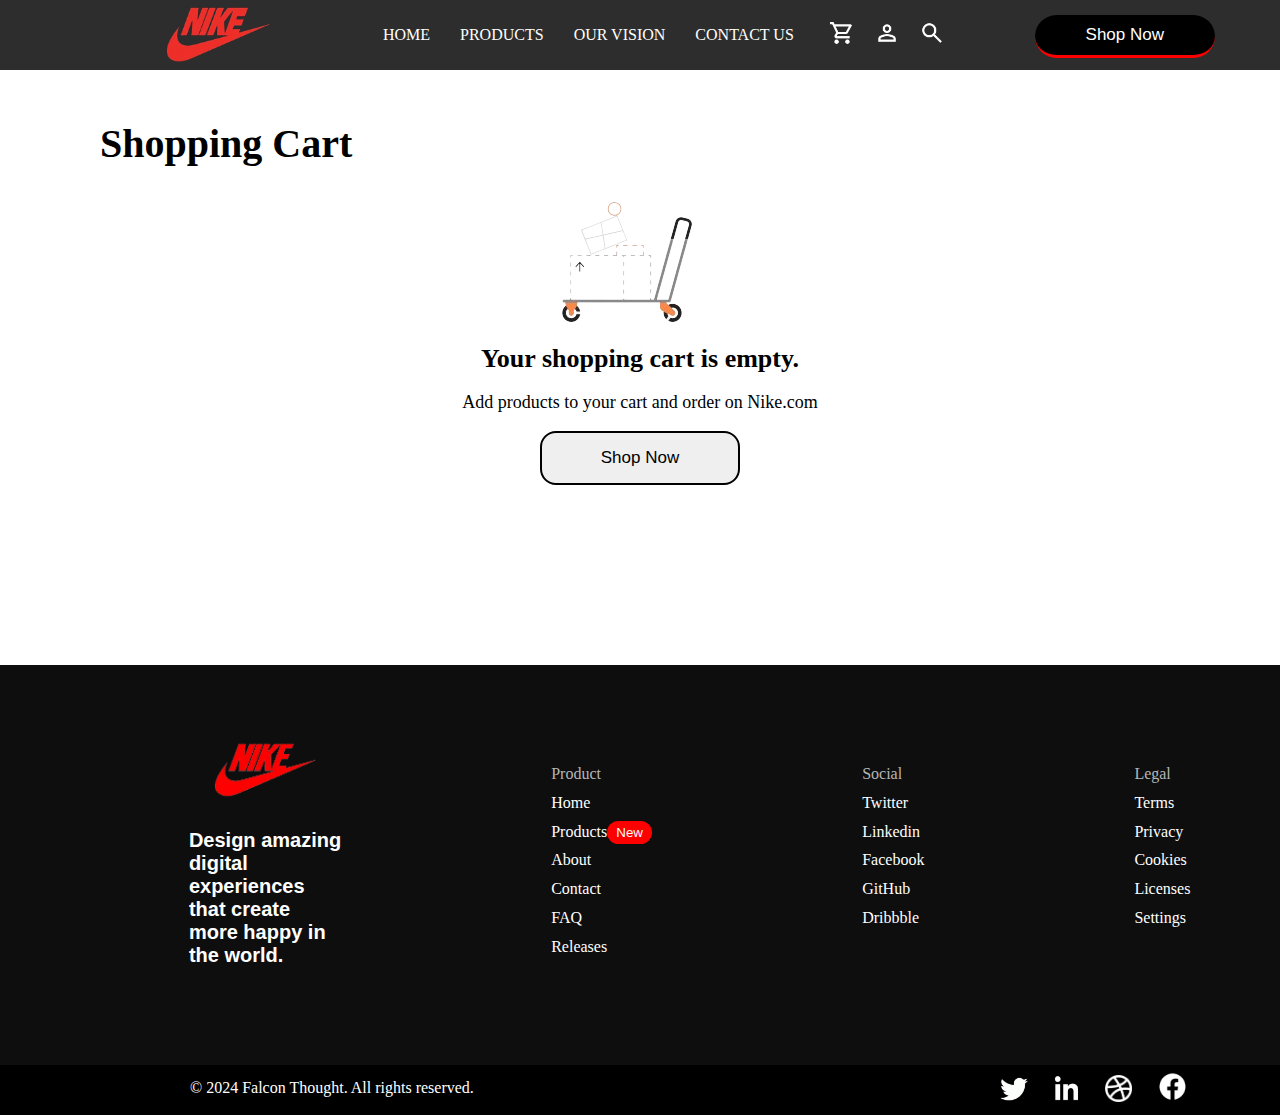
<file: shoppingcart.html>
<!DOCTYPE html>
<html lang="en">
<head>
    <meta charset="UTF-8">
    <meta name="viewport" content="width=device-width, initial-scale=1.0">
    <title>Nike - Shopping Cart</title>
    <link rel="icon" href="Images/logo.png">
    <link rel="stylesheet" href="CSS Code/shoppingcart.css">
</head>
<body>
        <!-- Starting Of Navigation Bar -->
        <div class="flex">
            <div>
                <img src="Images/fulllogoo.png" alt="" class="fulllogo">
            </div>
            <div>
                <nav>
                    <ul class="navbar">
                        <li class="li1"><a href="index.html" style="color: white; text-decoration: none;">HOME</a></li>
                        <li class="li2"><a href="products.html" style="color: white; text-decoration: none;">PRODUCTS</a></li>
                        <li class="li3"><a href="vision.html" style="color: white; text-decoration: none;">OUR VISION</a></li>
                        <li class="li4"><a href="contactus.html"style="color: white; text-decoration: none;">CONTACT US</a></li>
                    </ul>
                </nav>
            </div>
            <div>
                <a href="shoppingcart.html"><img src="Images/cart.png" alt="" class="img1"></a>
                <a href="login.html"><img src="Images/login.png" alt="" class="img2"></a>
                <img src="Images/search.png" alt="" class="img3">
            </div>
            <div>
                <button class="shopnow"><a href="products.html" style="color: white; text-decoration: none;">Shop Now</a></button>
            </div>
        </div>
    
            <!-- Ending of Navigation Bar -->
    <div style="margin-top: 50px;">
    <h2 style="margin-left: 100px; font-size: 40px;">Shopping Cart</h2>
    <center>
        <img src="Images/shoppingcart-removebg-preview.png" alt="">
        <h2 style="font-size: 26px;">Your shopping cart is empty.</h2> <br>
        <p style="font-size: 18px;">Add products to your cart and order on Nike.com</p><br>
        <button style="width: 200px; padding: 15px; font-size: 17px; border-radius: 16px; border: 2px solid black;"><a href="products.html"   style="cursor: pointer;  color: rgb(0, 0, 0); text-decoration: none;">Shop Now</a></button>
    </center>
    </div>
    <br><br><br><br><br><br><br><br><br><br>
    <!-- Footer Starting -->
    <div class="column">
        <div class="column1">
            <img src="Images/FullLogo.png" alt="Full Logo (Red) of Nike" class="footerimage">
            <pre class="footerparagraph">
                Design amazing
                digital
                experiences
                that create
                more happy in 
                the world.
            </pre>
        </div>
        <div>
            <ol class="column2">
                <li class="diffcolor">Product</li>
                <li><a href="index.html" style="color: white; text-decoration: none; cursor: pointer;">Home</a></li>
                <li><a href="products.html" style="color: white; text-decoration: none; cursor: pointer;">Products</a><button class="footerbutton">New</button></li>
                <li><a href="vision.html" style="color: white; text-decoration: none; cursor: pointer;">About</a></li>
                <li><a href="contactus.html" style="color: white; text-decoration: none; cursor: pointer;">Contact</a></li>
                <li>FAQ</li>
                <li>Releases</li>
            </ol>
        </div>
        <div>
            <ol class="column3">
                <li class="diffcolor">Social</li>
                <li><a href="https://twitter.com/Nike" target="_blank" style="color: white; cursor: pointer; text-decoration: none;">Twitter</a></li>
                <li><a href="https://www.linkedin.com/company/nike" target="_blank" style="color: white; cursor: pointer; text-decoration: none;">Linkedin</a></li>
                <li><a href="https://www.facebook.com/nike/" target="_blank" style="color: white; cursor: pointer; text-decoration: none;">Facebook</a></li>
                <li><a href="https://github.com/Nike-Inc" target="_blank" style="color: white; cursor: pointer; text-decoration: none;">GitHub</a></li>
                <li><a href="https://dribbble.com/tags/nike-store" target="_blank" style="color: white; cursor: pointer; text-decoration: none;">Dribbble</a></li>
            </ol>
        </div>
        <div>
            <ol class="column4">
                <li class="diffcolor">Legal</li>
                <li>Terms</li>
                <li>Privacy</li>
                <li>Cookies</li>
                <li>Licenses</li>
                <li>Settings</li>
            </ol>
        </div>
    </div>
    <div class="lastpart">
        <p class="lastparagraph">&copy; 2024 Falcon Thought. All rights reserved.</p>
        <div class="lastimgg">
            <a href="https://twitter.com/Nike" target="_blank"><img src="Images/Twitter.png" alt="" class="lastimg1"></a>
            <a href="https://www.linkedin.com/company/nike" target="_blank"><img src="Images/Linkedin.png" alt="" class="lastimg2"></a>
            <img src="Images/Dribbble.png" alt="" class="lastimg4">
        </div>
    </div>
    <div class="hii">
        <a href="https://www.facebook.com/nike/" target="_blank"><img src="Images/Facebook.png" alt="" class="lastimgg3"></a>
    </div>
    <!-- Footer Ending -->
    
</body>
</html>
</file>
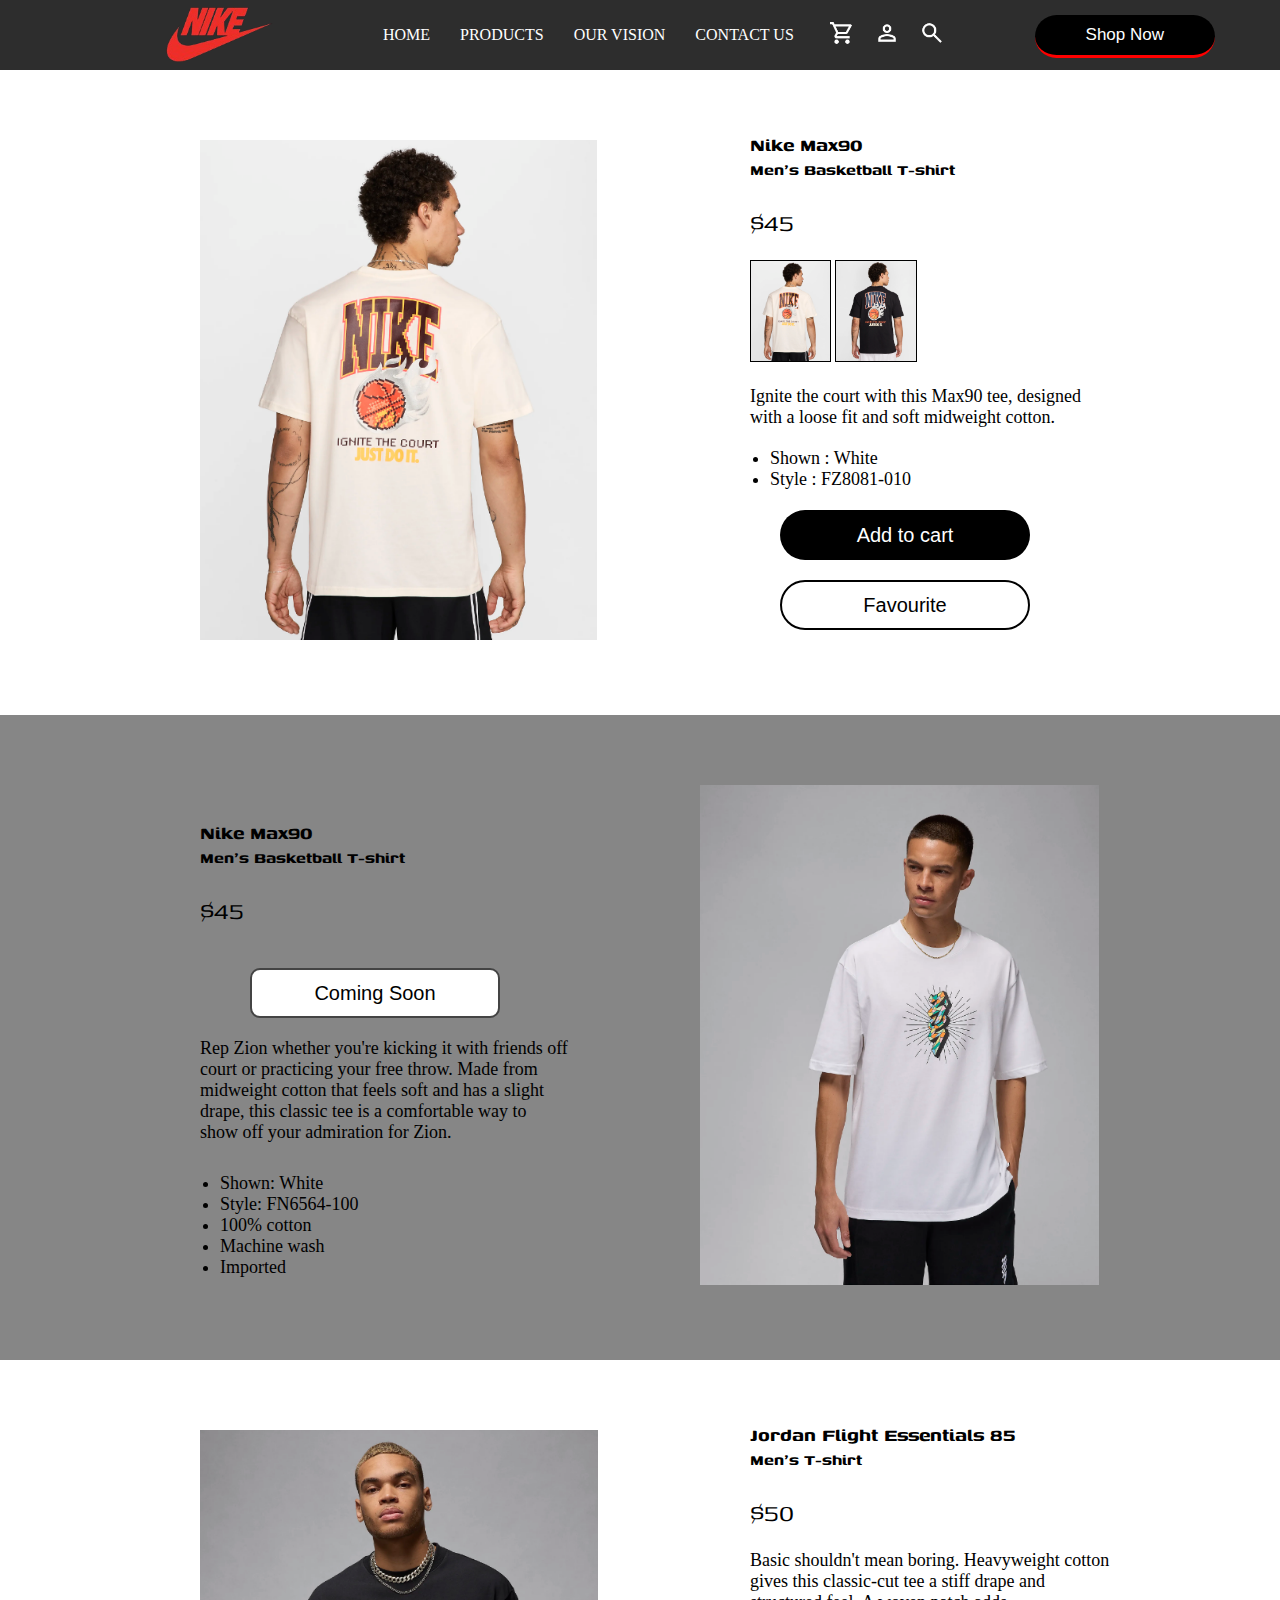
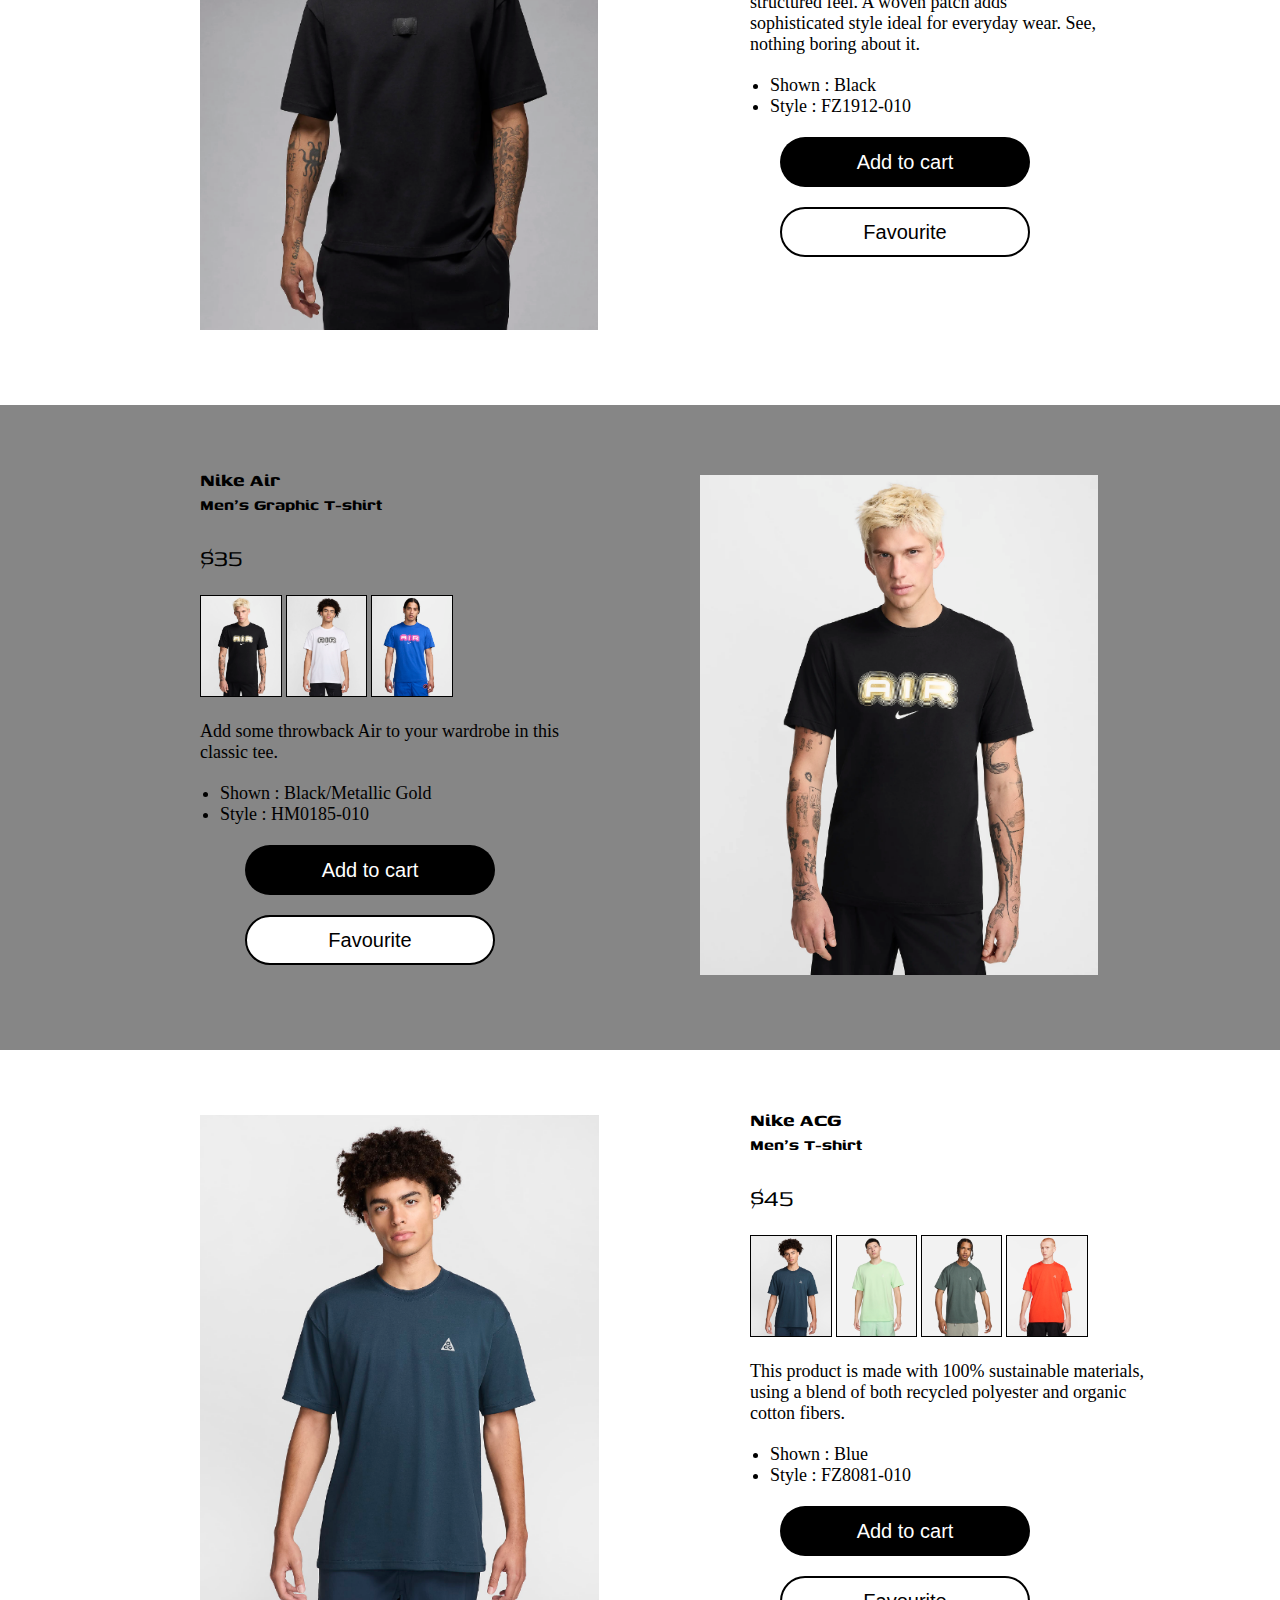
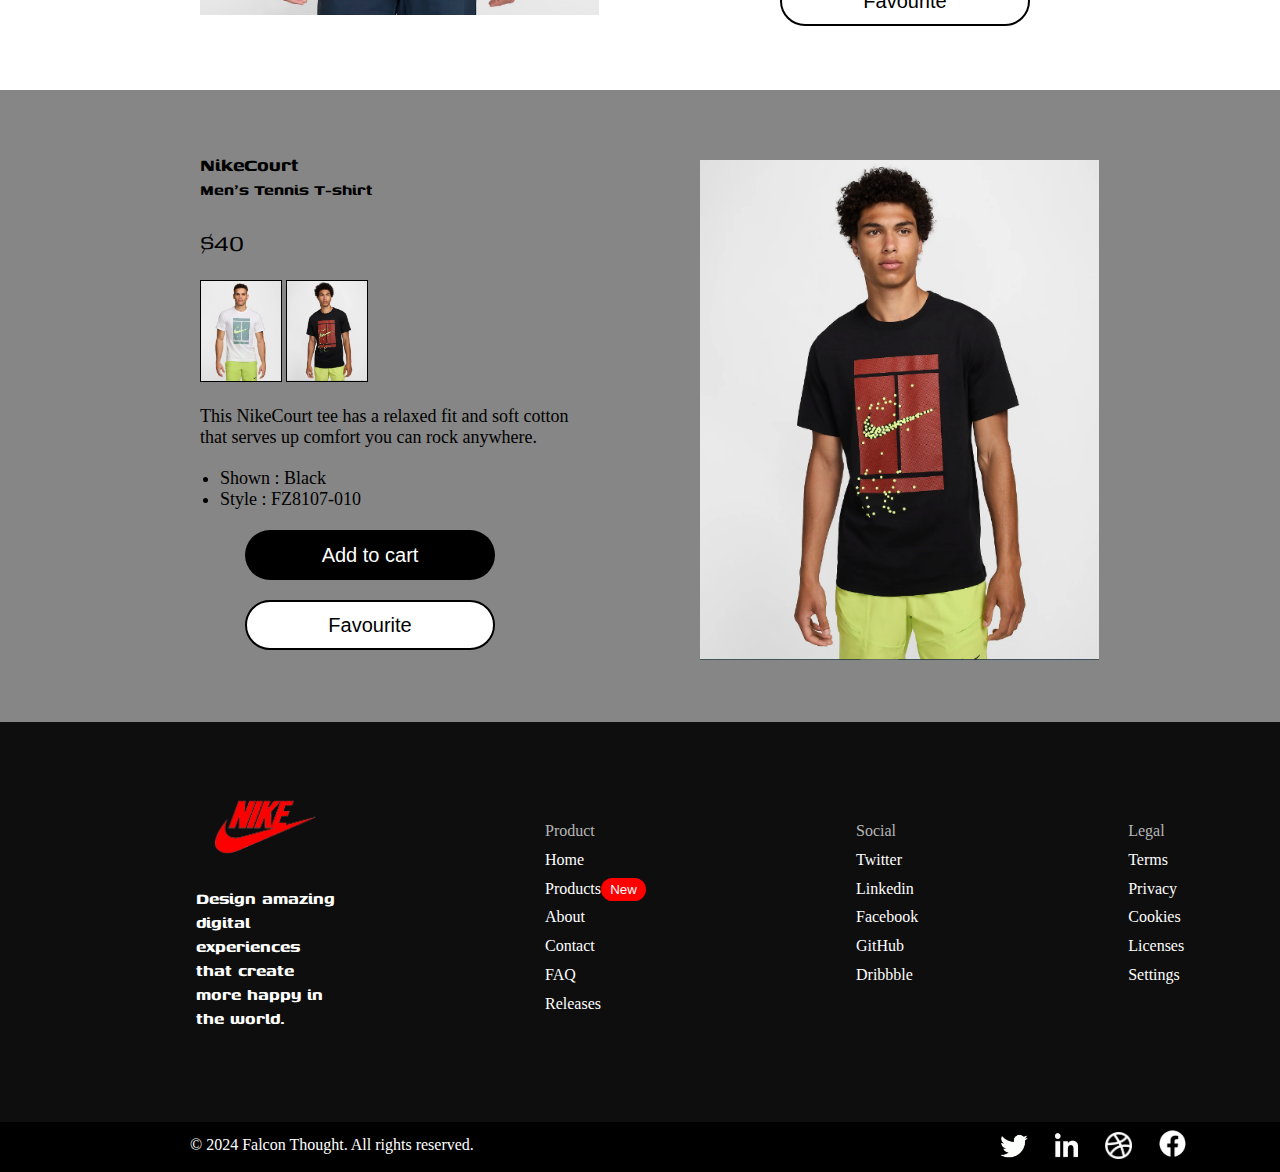
<file: tshirts.html>
<!DOCTYPE html>
<html lang="en">
<head>
    <meta charset="UTF-8">
    <meta name="viewport" content="width=device-width, initial-scale=1.0">
    <title>Nike - T-shirts</title>
    <link rel="stylesheet" href="CSS Code/tshirts.css">
    <link rel="preconnect" href="https://fonts.googleapis.com">
    <link rel="preconnect" href="https://fonts.gstatic.com" crossorigin>
    <link rel="icon" href="Images/logo.png">
    <link href="https://fonts.googleapis.com/css2?family=Genos:ital,wght@0,100..900;1,100..900&display=swap" rel="stylesheet">

</head>
<body>
       <!-- Starting Of Navigation Bar -->
       <div class="flex">
        <div>
            <img src="Images/fulllogoo.png" alt="" class="fulllogo">
        </div>
        <div>
            <nav>
                <ul class="navbar">
                    <li class="li1"><a href="index.html" style="color: white; text-decoration: none;">HOME</a></li>
                    <li class="li2"><a href="products.html" style="color: white; text-decoration: none;">PRODUCTS</a></li>
                    <li class="li3"><a href="vision.html" style="color: white; text-decoration: none;">OUR VISION</a></li>
                    <li class="li4"><a href="contactus.html"style="color: white; text-decoration: none;">CONTACT US</a></li>
                </ul>
            </nav>
        </div>
        <div>
            <a href="shoppingcart.html"><img src="Images/cart.png" alt="" class="img1"></a>
            <a href="login.html"><img src="Images/login.png" alt="" class="img2"></a>
            <img src="Images/search.png" alt="" class="img3">
        </select>
        </div>
        <div>
            <button class="shopnow"><a href="products.html" style="color: white; text-decoration: none;">Shop Now</a></button>
        </div>
    </div>

        <!-- Ending of Navigation Bar -->
    <div class="tshirtt">
        <img src="Images/A1.PNG" alt="" class="tshirt1">
        <div class="namerate">
            <h3> Nike Max90</h3>
            <h4>Men's Basketball T-shirt</h4>
            <br>
            <p style="font-size: 30px;">$45</p>
        </div>
        <div class="a">
            <img src="Images/A1.PNG" alt="" class="a1">
            <img src="Images/A2.PNG" alt="" class="a1">
        </div>
        <div class="paragraph">
            <p>Ignite the court with this Max90 tee, designed <br> with a loose fit and soft midweight cotton.</p>
            <ul style="margin-top: 20px; margin-left: 20px;">
                <li>Shown : White</li>
                <li>Style : FZ8081-010</li>
            </ul>
        </div>
        <div>
            <a href="shoppingcart.html"><button class="btn1" style="cursor: pointer;">Add to cart</button></a>
            <button class="btn2">Favourite</button>
        </div>
    </div>
    <div class="tshirttt">
        <img src="Images/B1.PNG" alt="" class="tshirt2">
        <div class="namerate2">
            <h3> Nike Max90</h3>
            <h4>Men's Basketball T-shirt</h4>
            <br>
            <p style="font-size: 30px;">$45</p>
        </div>
        <div>
            <button class="btn3">Coming Soon</button>
        </div>
        <div class="paragraph2">
            <p>Rep Zion whether you're kicking it with friends off <br> court or practicing your free throw. Made from <br> midweight cotton that feels soft and has a slight <br> drape, this classic tee is a comfortable way to <br> show off your admiration for Zion.</p>
            <ul style="margin-top: 30px; margin-left: 20px;">
                <li>Shown: White</li>
                <li>Style: FN6564-100</li>
                <li>100% cotton</li>
                <li>Machine wash</li>
                <li>Imported</li>
            </ul>
        </div>
    </div>
    <div class="tshirtt">
        <img src="Images/C1.PNG" alt="" class="tshirt1">
        <div class="namerate">
            <h3>Jordan Flight Essentials 85</h3>
            <h4>Men's T-shirt</h4>
            <br>
            <p style="font-size: 30px;">$50</p>
        </div>
        <div class="paragraph">
            <p>Basic shouldn't mean boring. Heavyweight cotton <br> gives this classic-cut tee a stiff drape and <br> structured feel. A woven patch adds <br> sophisticated style ideal for everyday wear. See, <br> nothing boring about it.

            </p>
            <ul style="margin-top: 20px; margin-left: 20px;">
                <li>Shown : Black</li>
                <li>Style : FZ1912-010</li>
            </ul>
        </div>
        <div>
            <a href="shoppingcart.html"><button class="btn1" style="cursor: pointer;">Add to cart</button></a>
            <button class="btn2">Favourite</button>
        </div>
    </div>
    <div class="tshirttt">
        <img src="Images/D1.PNG" alt="" class="tshirt2">
        <div class="namerate1">
            <h3> Nike Air</h3>
            <h4>Men's Graphic T-shirt</h4>
            <br>
            <p style="font-size: 30px;">$35</p>
        </div>
        <div class="b">
            <img src="Images/D1.PNG" alt="" class="a1">
            <img src="Images/D2.PNG" alt="" class="a1">
            <img src="Images/D3.PNG" alt="" class="a1">
        </div>
        <div class="paragraphh">
            <p>Add some throwback Air to your wardrobe in this <br> classic tee.</p>
            <ul style="margin-top: 20px; margin-left: 20px;">
                <li>Shown : Black/Metallic Gold</li>
                <li>Style : HM0185-010</li>
            </ul>
            <div>
                <a href="shoppingcart.html"><button class="btn4" style="cursor: pointer;">Add to cart</button></a> <br>
                <button class="btn5">Favourite</button>
            </div>
        </div>
        

        <div class="tshirtttt">
            <img src="Images/E1.PNG" alt="" class="tshirt1">
            <div class="namerate">
                <h3> Nike ACG</h3>
                <h4>Men's T-shirt</h4>
                <br>
                <p style="font-size: 30px;">$45</p>
            </div>
            <div class="a">
                <img src="Images/E1.PNG" alt="" class="a1">
                <img src="Images/E2.PNG" alt="" class="a1">
                <img src="Images/E3.PNG" alt="" class="a1">
                <img src="Images/E4.PNG" alt="" class="a1">
            </div>
            <div class="paragraph">
               <p>This product is made with 100% sustainable materials, <br> using a blend of both recycled polyester and organic <br> cotton fibers. </p>
                <ul style="margin-top: 20px; margin-left: 20px;">
                    <li>Shown : Blue</li>
                    <li>Style : FZ8081-010</li>
                </ul>
            </div>
            <div>
                <a href="shoppingcart.html"><button class="btn1" style="cursor: pointer;">Add to cart</button></a>
                <button class="btn2">Favourite</button>
            </div>
        </div>
        <div class="tshirttt">
            <img src="Images/F2.PNG" alt="" class="tshirt2">
            <div class="namerate1">
                <h3> NikeCourt</h3>
                <h4>Men's Tennis T-shirt</h4>
                <br>
                <p style="font-size: 30px;">$40</p>
            </div>
            <div class="b">
                <img src="Images/F1.PNG" alt="" class="a1">
                <img src="Images/F2.PNG" alt="" class="a1">
            </div>
            <div class="paragraphh">
                <p>This NikeCourt tee has a relaxed fit and soft cotton <br> that serves up comfort you can rock anywhere.</p>
                <ul style="margin-top: 20px; margin-left: 20px;">
                    <li>Shown : Black</li>
                    <li>Style : FZ8107-010</li>
                </ul>
                <div>
                    <a href="shoppingcart.html"><button class="btn4" style="cursor: pointer;">Add to cart</button></a> <br>
                    <button class="btn5">Favourite</button>
                </div>
            </div>
            <br><br><br><br>
            <!-- Footer Starting -->
    <div class="column">
        <div class="column1">
            <img src="Images/FullLogo.png" alt="Full Logo (Red) of Nike" class="footerimage">
            <pre class="footerparagraph">
                Design amazing
                digital
                experiences
                that create
                more happy in 
                the world.
            </pre>
        </div>
        <div>
            <ol class="column2">
                <li class="diffcolor">Product</li>
                <li><a href="index.html" style="color: white; text-decoration: none; cursor: pointer;">Home</a></li>
                <li><a href="products.html" style="color: white; text-decoration: none; cursor: pointer;">Products</a><button class="footerbutton">New</button></li>
                <li><a href="vision.html" style="color: white; text-decoration: none; cursor: pointer;">About</a></li>
                <li><a href="contactus.html" style="color: white; text-decoration: none; cursor: pointer;">Contact</a></li>
                <li>FAQ</li>
                <li>Releases</li>
            </ol>
        </div>
        <div>
            <ol class="column3">
                <li class="diffcolor">Social</li>
                <li><a href="https://twitter.com/Nike" target="_blank" style="color: white; cursor: pointer; text-decoration: none;">Twitter</a></li>
                <li><a href="https://www.linkedin.com/company/nike" target="_blank" style="color: white; cursor: pointer; text-decoration: none;">Linkedin</a></li>
                <li><a href="https://www.facebook.com/nike/" target="_blank" style="color: white; cursor: pointer; text-decoration: none;">Facebook</a></li>
                <li><a href="https://github.com/Nike-Inc" target="_blank" style="color: white; cursor: pointer; text-decoration: none;">GitHub</a></li>
                <li><a href="https://dribbble.com/tags/nike-store" target="_blank" style="color: white; cursor: pointer; text-decoration: none;">Dribbble</a></li>
            </ol>
        </div>
        <div>
            <ol class="column4">
                <li class="diffcolor">Legal</li>
                <li>Terms</li>
                <li>Privacy</li>
                <li>Cookies</li>
                <li>Licenses</li>
                <li>Settings</li>
            </ol>
        </div>
    </div>
    <div class="lastpart">
        <p class="lastparagraph">&copy; 2024 Falcon Thought. All rights reserved.</p>
        <div class="lastimgg">
            <a href="https://twitter.com/Nike" target="_blank"><img src="Images/Twitter.png" alt="" class="lastimg1"></a>
             <a href="https://www.linkedin.com/company/nike" target="_blank"><img src="Images/Linkedin.png" alt="" class="lastimg2"></a>
            <img src="Images/Dribbble.png" alt="" class="lastimg4">
        </div>
    </div>
    <div class="hii">
        <a href="https://www.facebook.com/nike/" target="_blank"><img src="Images/Facebook.png" alt="" class="lastimgg3"></a>
    </div>
    <!-- Footer Ending -->
    
</body>
</html>
</file>
<file: CSS Code/index.css>
*{
    margin: 0;
    padding: 0;
}
body{
    overflow-x: hidden;
    background-color: black;
}
/* Main Page CSS Starting */
/* Navigation Bar CSS Starting */
.fulllogo{
    height: 110px;
    margin-left: 150px;
    margin-top: -25px;
}
.flex{
    display: flex;
    height: 70px;
    width: 100%;
    background-color: rgb(45,45,45);
}
.navbar{
    display: flex;
}
.navbar li{
    list-style-type: none;
    color: white;
}
.li1,.li2,.li3,.li4{
    margin-top: 26px;

}
.li1{
    margin-left: 100px;
}
.li2,.li3,.li4{
    margin-left: 30px;
}
.img1,.img2,.img3{
    height: 26px;
}
.img1{
    margin-left: 35px;
    margin-top: 20px;
}
.img2,.img3{
    margin-left: 15px;
    margin-top: 20px;
}
.shopnow{
    margin-left: 90px;
    width: 180px;
    padding-top: 10px ;
    padding-bottom: 10px ;
    border-radius: 50px;
    background-color: black;
    color: white;
    border-right: none;
    border-left: none;
    border-top: none;
    border-bottom: 3px solid red;
    margin-top: 15px;
    font-size: 17px
}
/* Navigation Bar CSS Ending */
.blackk{
    height: 573px;
    width: 100%;
    background-color: black;
    /* margin-top: -10px; */
    padding-top: 1px;
}
.headingg{
    margin-left: 180px;
    margin-top: 100px;
    font-size: 55px;
    color: white;
    font-weight: 800;
    font-family: "Genos", sans-serif;
}
.justt{
    width: 140px;
    height: 40px;
    font-size: 19px;
    border-radius: 15px;
    background-color: transparent;
    color: white;
    border: 2px solid red;
    margin-left: 510px;
}
.just{
    margin-top: -120px;
}
.paragraph{
    margin-left: 180px;
    margin-top: 25px;
    font-size: 19px;
    color: white;
    font-family: "Genos", sans-serif;
}
.btn1{
    height: 40px;
    width: 170px;
    border-radius: 15px;
    border-right: none;
    border-left: none;
    border-top: none;
    color: white;
    border-bottom-color: rgb(255, 0, 0) ;
    border-bottom-style: solid;
    border-bottom-width: 3px;
    background-color: rgb(45, 45, 45);
    margin-top: 60px;
    margin-left: 180px;
}
.btn2{
    height: 40px;
    width: 170px;
    border-radius: 15px;
    margin-left: 20px;
    color: white;
    background-color: transparent;
    border: 2px solid red;
}

.comfort{
    font-size: 25px;
    margin-left: 30px;
    margin-top: 50px;
    color: white;
}
.pp1{
    margin-left: 28px;
    color: white;
}
.style{
    font-size: 25px;
    margin-left: 320px;
    margin-top: -67px;
    color: white;
}
.pp2{
    margin-left: 280px;
    /* margin-top: -66px; */
    color: white;
}
.line{
    height: 100px;
    width: 2px;
    background-color: white;
    margin-top: -76px;
    margin-left: 220px;
}
.gg1{
    height: 16px;
}
.g1{
    margin-top: -117px;
    margin-left: 342px;
}
.g2{
    margin-left: 596px;
    margin-top: -22px;
}
.jordan{
    margin-left: 730px;
    height: 280px;
}
.jordann{
    margin-top: -260px;
}
.dyk{
    width: 350px;
    height: 55px;
    background-color: rgb(45, 45, 45);
    border-radius: 20px;
    margin-top: -350px;
    margin-left: 850px;
}
.did{
    color: white;
    padding-top: 8px;
    padding-left: 10px;
}
.line{
    width: 420px;
    height: 2px;
    background-color: red;
    margin-top: -80px;
    margin-top: 350px;
}
.jordannn{
    height: 100px;
    margin-left: 415px;
    margin-top: -55px;
}
.line1{
    width: 420px;
    height: 2px;
    background-color: red;
    margin-left: 720px;
}
/* Main Page CSS Ending */

/* Grid CSS Starting */
.bo{
    height:700px;
    width: 100%;
    margin-top: -70px;
   
}
.latest{
    font-size: 40px;
    margin-top: 80px;
    text-align:center;
    font-family: "Genos", sans-serif;
}
.slogan{
    text-align: center;
    font-size: 20px;
    margin-top: 10px;
    font-family: "Genos", sans-serif;

}
.joking{
    font-family: "Genos", sans-serif;
    font-weight: 800;
}
.grid{
    display: flex;
    justify-content: center;
    justify-content: space-evenly;
    margin-top: -45px;
}
.gradient1, .gradient2, .gradient3{
    height: 400px;
    width: 300px;
    background-color: rgb(14,14, 14);
    align-items: center;
    border-radius: 20px;
    margin: 100px auto 0;
    position:relative;
}
.gradient1::before,.gradient2::before,.gradient3::before,
.gradient1::after,.gradient2::after,.gradient3::after{
    content: '';
    position: absolute;
    top: -2px;
    left: -2px;
    background-size: 400% 400%;
    width:calc(100% + 6px);
    height: calc(100% + 6px);
    border-radius: 20px;
    z-index: -1;
    animation: animatee 2s ease alternate infinite;
}
.gradient1::after{
    filter: blur(20px);
}
.gradient2::after{
    filter: blur(20px);
}
.gradient3::after{
    filter: blur(20px);
}
@keyframes animatee{
    0%{
        background-position: 0% 50%;
    }
    50%{
        background-position: 100% 50%;
    }
    0%{
        background-position: 0% 50%;
    }
}
.gridimage{
    height: 200px;
    border-radius: 20px;
    margin-left: 50px;
    margin-top: 40px;
}
.hello{
    color: white;
    font-size: 20px;
    margin-left: 120px;
    margin-top: 10px;
}
.gridbtn{
    width: 150px;
    height: 40px;
    font-size: 20px;
    border-radius: 10px;
    margin-left: 75px;
    margin-top: 15px;
    border:none;
    outline: none;
}
.gridbtn:hover{
    border-left:none;
    border-right: none;
    border-top: none;
    border-bottom: 4px solid red;
    outline: none;
    color: red;
    transition: 0.002s;
    box-shadow: 2px 3px 7px darkgrey;
}
/* Grid CSS Ending */
/* Scroller-1 CSS Starting */
*{
    margin: 0;
    padding: 0;
    box-sizing: border-box;
}
.bodyy{
    display: flex;
    justify-content: center;
    align-items: center;
    height: 200px;
    background-color: rgb(14, 14, 14);
    margin-top: -100px;

}
.scroll{
    position: relative;
    display: flex;
    width: 900px;
    overflow: hidden;
    mask-image: linear-gradient(90deg, transparent, rgb(255, 255, 255) 20%,rgb(255, 255, 255) 80%,transparent);
    /* -webkit-mask-image: linear-gradient(90deg, transparent, rgb(255, 255, 255) 20%,rgb(255, 255, 255) 80%,transparent); */
}
.scroll div{
      white-space: nowrap;
      animation: animate var(--t) linear infinite;
      animation-delay: calc(var(--t) * -1);
}
.scroll div:nth-child(2){
    animation: animate2 var(--t) linear infinite;
    animation-delay: calc(var(--t) / -2);
}
@keyframes animate{
    0%{
        transform: translateX(100%);
    }
    100%{
        transform: translateX(-100%);

    }
}
@keyframes animate2{
    0%{
        transform: translateX(0);
    }
    100%{
        transform: translateX(-200%);

    }
}
.scroll div span{
    display: inline-flex;
    margin: 10px;
    background-color: rgb(58, 56, 56);
    padding: 5px 10px;
    border-radius: 10px;
    transition: 0.5s;
}
.scroll div span:hover{
    transform: scale(1.1);
}
/* Scroller-1 CSS Ending */
/* Content-1 Css Starting*/
.contentt{
    height: 500px;
    width: 100%;
    background-color: black;
}
.AF1LV{
    margin-top: 60px;
    margin-left: 0px;
}
.off{
    color: white;
    font-family: "Genos", sans-serif;
    font-size: 50px;
    margin-top: -350px;
    margin-left: 580px;
}
.offf{
    color: rgb(204, 204, 204);
    font-size: 30px;
    font-family: "Genos", sans-serif;
    font-weight: 700;
    margin-left: 480px;
    margin-top: 20px;
}
.redborderr{
    height: 350px;
    width: 650px;
    background-color: transparent;
    border: 3px solid red;
    margin-left: 180px;
    margin-top: -410px;
    border-radius: 50px;
    box-shadow: 4px 5px 7px gray;

}
button:hover{
    opacity: 0.8;
}
.discount{
    font-family:"Genos", sans-serif; 
    color: white;
    font-size: 60px;
    margin-left: 890px;
    margin-top: -350px;

}
.browseee{
    margin-left: 890px;
    margin-top: 50px;
    width: 200px;
    height: 40px;
    border-radius: 10px;
    color: white;
    background-color: rgb(58, 58, 58);
    border-top: none;
    border-bottom: 4px solid red;
    border-left: none;
    border-right: none;
}
.comfortable{
    color: white;
    margin-left: 890px;
}
/* Content-1 Css Ending */
/* Content-2 Css Starting */
.comfort{
    font-family: "Genos", sans-serif;
    font-weight: 700;
    font-size: 23px;
    color: white;
}
.we{
    color: white;
    font-family: "Genos", sans-serif;
    margin-left: 200px;
    font-size: 40px;
    padding-top: 100px;
}
.insole{
    color: white;
    margin-left: 200px;
    padding-top: 15px;
    color: rgb(170, 169, 169);

}
.footerbtn{
    width: 200px;
    height: 40px;
    border-radius: 10px;
    margin-left: 200px;
    margin-top: 50px;
    border-right: none;
    border-left: none;
    border-top: none;
    border-bottom-color: rgb(255, 0, 0) ;
    border-bottom-style: solid;
    border-bottom-width: 3px;
    background-color: rgb(45, 45, 45);
    color: white;
}
.content{
    height: 500px;
    width: 100%;
    background-color: black;

}
.points{
    color: white;
    font-family: "Genos", sans-serif;
    margin-left: 200px;
    margin-top: 15px;
    font-weight: 700;
    line-height: 2;
    font-size: 18px;
}
.contentimage{
    margin-top: -700px;
}
.contentimagee{
    margin-top: -400px;
    margin-left: 830px;
}
.contentimage{
    margin-top: 20px;
}
.comfort{
    margin-top: -200px;
    margin-left: 655px;
}
.greylogo{
    height: 170px;
    margin-left: 700px;
}
.greylogoo{
    margin-top: -450px;
}
.box{
    height: 400px;
    width: 500px;
    clip-path: polygon(0 0, 100% 14%, 100% 88%, 0% 100%);
    margin-left: 750px;
    border: 2px solid red;
    
}
.redborder{
    height: 350px;
    width: 500px;
    background-color: transparent;
    border: 3px solid red;
    margin-top: -400px;
    margin-left: 700px;
    border-radius: 40px;
    box-shadow: 5px 4px 7px grey;
}
/* Content-2 Css Ending */
/* Footer Css Starting*/
.column{
    display: flex;
    height: 400px;
    width: 100%;
    padding-left: 100px;
    padding-right: 100px;
    background-color: rgb(14, 14, 14);
}
.column2, .column3, .column4{
    list-style-type: none;
    color: white;
    line-height: 1.8;
    margin-left: 210px;
    padding-top: 95px;
}
.footerimage{
    height: 110px;
    margin-left: 110px;
    padding-top: 50px;
}
.footerparagraph{
    font-family: "Genos", sans-serif;
    font-weight: 700;
    font-size: 20px;
    color: white;
}
.footerbutton{
    background-color: red;
    color: white;
    border: none;
    outline: none;
    border-radius: 20px;
    width: 45px;
    height: 23px;
}
.diffcolor{
    color: rgb(182, 182, 182);
}
.lastpart{
    height: 50px;
    background-color: black;
    width: 100%;
}
.lastparagraph{
    color: white;
    padding-left: 190px;
    padding-top: 14px;
}
.lastimg1{
    height: 26px;
    margin-left: 1000px;
}

.lastimg2{
    height: 28px;
    margin-left: 20px;
}
.lastimgg{
    margin-top: -23px;
}
.lastimg4{
    height: 27px;
    margin-left: 20px;
}
.lastimgg3{
    height: 37px;
}
.hii{
    margin-top: -47px;
    margin-left: 1153px;
}
.column2,.column3,.column4{
    cursor: pointer;
}
/* Footer Css Ending*/
.latest:hover{
 background: linear-gradient(90deg, #00dbde,#fc00ff,red,yellow,green);
 -webkit-background-clip: text;
 -webkit-text-fill-color: transparent;
 transition: 0.5s;
}
</file>
<file: CSS Code/contactus.css>
*{
    margin: 0;
    padding: 0;
    box-sizing: border-box;
}
.contactus{
    height: 650px;
    width: 100%;
    background-color: black;
}
h3{
    color: white;
    font-size: 30px;
    margin-left: 150px;
    padding-top: 90px;
}
p{
    color: white;
    font-size: 20px;
    margin-left: 150px;
    margin-top: 10px;

}
h1{
    color: white;
    font-size: 60px;
    margin-left: 150px;
    margin-top: 10px;
}
.btn1{
    width: 250px;
    padding-bottom: 4px;
    margin-left: 180px;
    margin-top: 30px;
    border-top: none;
    border-right: none;
    background: transparent;
    border-left: none;
    font-size: 17px;
    border-bottom: 3px solid white;
    color: white;
}
.textarea{
    height: 90px;
    width: 250px;
    margin-left: 180px;
    margin-top: 20px;
    background-color: transparent;
    font-size: 17px;
    border: 2px solid white;
}
.btn2{
    margin-top: 20px;
    padding-bottom: 4px;
    width: 250px;
    font-size: 17px;
    margin-left: 180px;
    border-top: none;
    background: transparent;
    color: white;
    border-right: none;
    border-left: none;
    border-bottom: 3px solid white;
}
.btn4{
    width: 150px;
    border-radius: 3px;
    border: none;
    outline: none;
    padding: 10px;
    font-size: 17px;
    margin-left: 230px;
    margin-top: 20px;
}
::placeholder{
    color: rgb(202, 201, 201);
}
.line1{
    height: 3px;
    width: 500px;
    background-color: red;
    margin-left: 70px;
    margin-top: -90px;
}
.line2{
    height: 3px;
    width: 500px;
    background-color: red;
    margin-left: 70px;
    margin-top: -490px;
}
.line3{
    height: 605px;
    margin-left: 130px;
    width: 3px;
    background-color: red;
    margin-top: -60px;
}
.line4{
    height: 605px;
    margin-left: 500px;
    width: 3px;
    background-color: red;
    margin-top: -605px;
}




.ktha{
    color: rgb(255, 255, 255);
    font-size: 18px;
    margin-top: -510px;
    margin-left: 550px;
}

/* Navigation Bar CSS Starting */
.fulllogo{
    height: 110px;
    margin-left: 150px;
    margin-top: -25px;
}
.flex{
    display: flex;
    height: 70px;
    width: 100%;
    background-color: rgb(45,45,45);
}
.navbar{
    display: flex;
}
.navbar li{
    list-style-type: none;
    color: white;
}
.li1,.li2,.li3,.li4{
    margin-top: 26px;

}
.li1{
    margin-left: 100px;
}
.li2,.li3,.li4{
    margin-left: 30px;
}
.img1,.img2,.img3{
    height: 26px;
}
.img1{
    margin-left: 35px;
    margin-top: 20px;
}
.img2,.img3{
    margin-left: 15px;
    margin-top: 20px;
}
.shopnow{
    margin-left: 90px;
    width: 180px;
    padding-top: 10px ;
    padding-bottom: 10px ;
    border-radius: 50px;
    background-color: black;
    color: white;
    border-right: none;
    border-left: none;
    border-top: none;
    border-bottom: 3px solid red;
    margin-top: 15px;
    font-size: 17px
}
/* Navigation Bar CSS Ending */
/* Footer Css Starting*/
.column{
    display: flex;
    height: 400px;
    width: 100%;
    padding-left: 100px;
    padding-right: 100px;
    background-color: rgb(14, 14, 14);
}
.column2, .column3, .column4{
    list-style-type: none;
    color: white;
    line-height: 1.8;
    margin-left: 210px;
    padding-top: 95px;
}
.footerimage{
    height: 150px;
    margin-left: 110px;
    padding-top: 50px;
}
.footerparagraph{
    font-family: "Genos", sans-serif;
    font-weight: 700;
    font-size: 20px;
    color: white;
}
.footerbutton{
    background-color: red;
    color: white;
    border: none;
    outline: none;
    border-radius: 20px;
    width: 45px;
    height: 23px;
}
.diffcolor{
    color: rgb(182, 182, 182);
}
.lastpart{
    height: 50px;
    margin-top: -10px;
    background-color: black;
    width: 100%;
}
.lastparagraph{
    color: white;
    padding-left:20px;
    padding-top: 14px;
}
.lastimg1{
    height: 26px;
    margin-left: 1000px;
}

.lastimg2{
    height: 28px;
    margin-left: 20px;
}
.lastimgg{
    margin-top: -23px;
}
.lastimg4{
    height: 27px;
    margin-left: 20px;
}
.lastimgg3{
    height: 37px;
    margin-top: 6px;
}
.hii{
    margin-top: -47px;
    margin-left: 1153px;
}
.column2,.column3,.column4{
    cursor: pointer;
}
/* Footer Css Ending*/
</file>
<file: CSS Code/createnewacc.css>
*{
    margin: 0;
    padding: 0;
}
.new{
    background-color: #fff;
    border-radius: 15px;
    box-shadow: 3px 4px 7px rgba(0,0,0,0.2);
    padding: 10px 20px;
    transition: transform 0.2s;
    width: 500px;
    top: center;
}
label{
    display: block;
    width: 100%;
    margin-top: 10px;
    margin-bottom: 5px;
    text-align: left;
    color: #555;
    font-weight: bold;
}
input{
    display: block;
    width: 100%;
    margin-bottom: 15px;
    padding: 10px;
    box-sizing: border-box;
    border: 1px solid #ddd;
    border-radius: 5px;
}
.submit{
    padding: 15px;
    border-radius: 10px;
    margin-top: 15px;
    margin-bottom: 15px;
    border: none;
    color: white;
    cursor: pointer;
    background-color: #ee2c2c;
    width: 100%;
    font-size: 16px;
}
.create{
    height: 860px;
    width: 100%;
    background-color: rgb(245,245,220);
    padding-left: 400px;
    padding-top: 100px;
}
</file>
<file: CSS Code/jacket.css>
*{
    margin: 0;
    padding: 0;
}
.tshirt1{
    height: 500px;
    margin-top: 70px;
    margin-left: 200px;
}
.tshirtt{
    height: 645px;
    width: 100%;
}
.namerate{
    font-family: "Genos", sans-serif;
    font-size: 19px;
    margin-left: 750px;
    margin-top: -513px;
}
.a1{
    height: 100px;
    border: 1px solid black;
}
.a{
    margin-left: 750px;
    margin-top: 20px;
}
.paragraph{
    font-size: 18px;
    margin-left: 750px;
    margin-top: 20px;
}
.btn1{
    width: 250px;
    height: 50px;
    background-color: black;
    color: white;
    font-size: 20px;
    border-radius: 30px;
    border: none;
    margin-left: 780px;
    margin-top: 20px;
}
.btn2{
    width: 250px;
    height: 50px;
    background-color: rgb(255, 255, 255);
    color: rgb(0, 0, 0);
    font-size: 20px;
    border: 2px solid black;
    border-radius: 30px;
    margin-left: 780px;
    margin-top: 20px;
}
.tshirttt{
    height: 645px;
    width: 100%;
    background-color: rgb(134, 134, 134);
}
.tshirt2{
    height: 500px;
    margin-top: 70px;
    margin-left: 700px;
}
.namerate2{
    font-family: "Genos", sans-serif;
    font-size: 19px;
    margin-left: 200px;
    margin-top: -470px;
}
.paragraph2{
    font-size: 18px;
    margin-left: 200px;
    margin-top: 20px;
}
.btn3{
    width: 250px;
    height: 50px;
    background-color: rgb(255, 255, 255);
    color: rgb(0, 0, 0);
    font-size: 20px;
    border: 2px solid rgb(68, 68, 68);
    border-radius: 10px;
    margin-left: 250px;
    margin-top: 40px;
}
.tshirt2{
    height: 500px;
    margin-top: 70px;
    margin-left: 700px;
}
.tshirtt{
    height: 645px;
    width: 100%;
}
.namerate1{
    font-family: "Genos", sans-serif;
    font-size: 19px;
    margin-left: 200px;
    margin-top: -513px;
}
.a1{
    height: 100px;
    border: 1px solid black;
}
.b{
    margin-left: 200px;
    margin-top: 20px;
}
.paragraphh{
    font-size: 18px;
    margin-left: 200px;
    margin-top: 20px;
}
.btn4{
    width: 250px;
    height: 50px;
    background-color: black;
    color: white;
    font-size: 20px;
    border-radius: 30px;
    border: none;
    margin-left: 45px;
    margin-top: 20px;
}
.btn5{
    width: 250px;
    height: 50px;
    background-color: rgb(255, 255, 255);
    color: rgb(0, 0, 0);
    font-size: 20px;
    border: 2px solid black;
    border-radius: 30px;
    margin-left: 45px;
    margin-top: 20px;
}
.tshirtttt{
    height: 645px;
    width: 100%;
    margin-top: 80px;
}
/* Navigation Bar CSS Starting */
.fulllogo{
    height: 110px;
    margin-left: 150px;
    margin-top: -25px;
}
.flex{
    display: flex;
    height: 70px;
    width: 100%;
    background-color: rgb(45,45,45);
}
.navbar{
    display: flex;
}
.navbar li{
    list-style-type: none;
    color: white;
}
.li1,.li2,.li3,.li4{
    margin-top: 26px;

}
.li1{
    margin-left: 100px;
}
.li2,.li3,.li4{
    margin-left: 30px;
}
.img1,.img2,.img3{
    height: 26px;
}
.img1{
    margin-left: 35px;
    margin-top: 20px;
}
.img2,.img3{
    margin-left: 15px;
    margin-top: 20px;
}
.shopnow{
    margin-left: 90px;
    width: 180px;
    padding-top: 10px ;
    padding-bottom: 10px ;
    border-radius: 50px;
    background-color: black;
    color: white;
    border-right: none;
    border-left: none;
    border-top: none;
    border-bottom: 3px solid red;
    margin-top: 15px;
    font-size: 17px
}
/* Navigation Bar CSS Ending */
/* Footer Css Starting*/
.column{
    display: flex;
    height: 400px;
    width: 100%;
    padding-left: 100px;
    padding-right: 100px;
    background-color: rgb(14, 14, 14);
}
.column2, .column3, .column4{
    list-style-type: none;
    color: white;
    line-height: 1.8;
    margin-left: 210px;
    padding-top: 95px;
}
.footerimage{
    height: 110px;
    margin-left: 110px;
    padding-top: 50px;
}
.footerparagraph{
    font-family: "Genos", sans-serif;
    font-weight: 700;
    font-size: 20px;
    color: white;
}
.footerbutton{
    background-color: red;
    color: white;
    border: none;
    outline: none;
    border-radius: 20px;
    width: 45px;
    height: 23px;
}
.diffcolor{
    color: rgb(182, 182, 182);
}
.lastpart{
    height: 50px;
    background-color: black;
    width: 100%;
}
.lastparagraph{
    color: white;
    padding-left: 190px;
    padding-top: 14px;
}
.lastimg1{
    height: 26px;
    margin-left: 1000px;
}

.lastimg2{
    height: 28px;
    margin-left: 20px;
}
.lastimgg{
    margin-top: -23px;
}
.lastimg4{
    height: 27px;
    margin-left: 20px;
}
.lastimgg3{
    height: 37px;
}
.hii{
    margin-top: -47px;
    margin-left: 1153px;
}
.column2,.column3,.column4{
    cursor: pointer;
}
/* Footer Css Ending*/
.tshirt1:hover{
    transform: scale(1.03);
}
.tshirt2:hover{
    transform: scale(1.03);
}
</file>
<file: CSS Code/login.css>
*{
    margin: 0;
    padding: 0;
    overflow-x: hidden;
}

.login{
   background-color: #fff;
   border-radius: 15px;
   box-shadow: 3px 4px 7px rgba(0,0,0,0.2);
   padding: 10px 20px;
   transition: transform 0.2s;
   width: 500px;
   top: center;
}
label{
    display: block;
    width: 100%;
    margin-top: 10px;
    margin-bottom: 5px;
    text-align: left;
    color: #555;
    font-weight: bold;
}
input{
    display: block;
    width: 100%;
    margin-bottom: 15px;
    padding: 10px;
    box-sizing: border-box;
    border: 1px solid #ddd;
    border-radius: 5px;
}
.submit{
    padding: 15px;
    border-radius: 10px;
    margin-top: 15px;
    margin-bottom: 15px;
    border: none;
    color: white;
    cursor: pointer;
    background-color: #ee2c2c;
    width: 100%;
    font-size: 16px;
}
.random{
    height: 500px;
    width: 100%;
    background-color: rgb(245,245,220);
    padding-left: 400px;
    padding-top: 150px;
}
.forgetpass{
    margin-top: 30px;
}
</file>
<file: CSS Code/pants.css>
*{
    margin: 0;
    padding: 0;
}
.tshirt1{
    height: 500px;
    margin-top: 70px;
    margin-left: 200px;
}
.tshirtt{
    height: 645px;
    width: 100%;
}
.namerate{
    font-family: "Genos", sans-serif;
    font-size: 19px;
    margin-left: 750px;
    margin-top: -513px;
}
.a1{
    height: 100px;
    border: 1px solid black;
}
.a{
    margin-left: 750px;
    margin-top: 20px;
}
.paragraph{
    font-size: 18px;
    margin-left: 750px;
    margin-top: 20px;
}
.btn1{
    width: 250px;
    height: 50px;
    background-color: black;
    color: white;
    font-size: 20px;
    border-radius: 30px;
    border: none;
    margin-left: 780px;
    margin-top: 20px;
}
.btn2{
    width: 250px;
    height: 50px;
    background-color: rgb(255, 255, 255);
    color: rgb(0, 0, 0);
    font-size: 20px;
    border: 2px solid black;
    border-radius: 30px;
    margin-left: 780px;
    margin-top: 20px;
}
.tshirttt{
    height: 645px;
    width: 100%;
    background-color: rgb(134, 134, 134);
}
.tshirt2{
    height: 500px;
    margin-top: 70px;
    margin-left: 700px;
}
.namerate2{
    font-family: "Genos", sans-serif;
    font-size: 19px;
    margin-left: 200px;
    margin-top: -470px;
}
.paragraph2{
    font-size: 18px;
    margin-left: 200px;
    margin-top: 20px;
}
.btn3{
    width: 250px;
    height: 50px;
    background-color: rgb(255, 255, 255);
    color: rgb(0, 0, 0);
    font-size: 20px;
    border: 2px solid rgb(68, 68, 68);
    border-radius: 10px;
    margin-left: 250px;
    margin-top: 40px;
}
.tshirt2{
    height: 500px;
    margin-top: 70px;
    margin-left: 700px;
}
.tshirtt{
    height: 645px;
    width: 100%;
}
.namerate1{
    font-family: "Genos", sans-serif;
    font-size: 19px;
    margin-left: 200px;
    margin-top: -513px;
}
.a1{
    height: 100px;
    border: 1px solid black;
}
.b{
    margin-left: 200px;
    margin-top: 20px;
}
.paragraphh{
    font-size: 18px;
    margin-left: 200px;
    margin-top: 20px;
}
.btn4{
    width: 250px;
    height: 50px;
    background-color: black;
    color: white;
    font-size: 20px;
    border-radius: 30px;
    border: none;
    margin-left: 45px;
    margin-top: 20px;
}
.btn5{
    width: 250px;
    height: 50px;
    background-color: rgb(255, 255, 255);
    color: rgb(0, 0, 0);
    font-size: 20px;
    border: 2px solid black;
    border-radius: 30px;
    margin-left: 45px;
    margin-top: 20px;
}
.tshirtttt{
    height: 645px;
    width: 100%;
    margin-top: 80px;
}
/* Navigation Bar CSS Starting */
.fulllogo{
    height: 110px;
    margin-left: 150px;
    margin-top: -25px;
}
.flex{
    display: flex;
    height: 70px;
    width: 100%;
    background-color: rgb(45,45,45);
}
.navbar{
    display: flex;
}
.navbar li{
    list-style-type: none;
    color: white;
}
.li1,.li2,.li3,.li4{
    margin-top: 26px;

}
.li1{
    margin-left: 100px;
}
.li2,.li3,.li4{
    margin-left: 30px;
}
.img1,.img2,.img3{
    height: 26px;
}
.img1{
    margin-left: 35px;
    margin-top: 20px;
}
.img2,.img3{
    margin-left: 15px;
    margin-top: 20px;
}
.shopnow{
    margin-left: 90px;
    width: 180px;
    padding-top: 10px ;
    padding-bottom: 10px ;
    border-radius: 50px;
    background-color: black;
    color: white;
    border-right: none;
    border-left: none;
    border-top: none;
    border-bottom: 3px solid red;
    margin-top: 15px;
    font-size: 17px
}
/* Navigation Bar CSS Ending */
/* Footer Css Starting*/
.column{
    display: flex;
    height: 400px;
    width: 100%;
    padding-left: 100px;
    padding-right: 100px;
    background-color: rgb(14, 14, 14);
}
.column2, .column3, .column4{
    list-style-type: none;
    color: white;
    line-height: 1.8;
    margin-left: 210px;
    padding-top: 95px;
}
.footerimage{
    height: 110px;
    margin-left: 110px;
    padding-top: 50px;
}
.footerparagraph{
    font-family: "Genos", sans-serif;
    font-weight: 700;
    font-size: 20px;
    color: white;
}
.footerbutton{
    background-color: red;
    color: white;
    border: none;
    outline: none;
    border-radius: 20px;
    width: 45px;
    height: 23px;
}
.diffcolor{
    color: rgb(182, 182, 182);
}
.lastpart{
    height: 50px;
    background-color: black;
    width: 100%;
}
.lastparagraph{
    color: white;
    padding-left: 190px;
    padding-top: 14px;
}
.lastimg1{
    height: 26px;
    margin-left: 1000px;
}

.lastimg2{
    height: 28px;
    margin-left: 20px;
}
.lastimgg{
    margin-top: -23px;
}
.lastimg4{
    height: 27px;
    margin-left: 20px;
}
.lastimgg3{
    height: 37px;
}
.hii{
    margin-top: -47px;
    margin-left: 1153px;
}
.column2,.column3,.column4{
    cursor: pointer;
}
/* Footer Css Ending*/
.tshirt1:hover{
    transform: scale(1.03);
}
.tshirt2:hover{
    transform: scale(1.03);
}
</file>
<file: CSS Code/shoppingcart.css>
*{
    margin: 0;
    padding: 0;
}
body{
    overflow-x: hidden;
}
/* Navigation Bar CSS Starting */
.fulllogo{
    height: 110px;
    margin-left: 150px;
    margin-top: -25px;
}
.flex{
    display: flex;
    height: 70px;
    width: 100%;
    background-color: rgb(45,45,45);
}
.navbar{
    display: flex;
}
.navbar li{
    list-style-type: none;
    color: white;
}
.li1,.li2,.li3,.li4{
    margin-top: 26px;

}
.li1{
    margin-left: 100px;
}
.li2,.li3,.li4{
    margin-left: 30px;
}
.img1,.img2,.img3{
    height: 26px;
}
.img1{
    margin-left: 35px;
    margin-top: 20px;
}
.img2,.img3{
    margin-left: 15px;
    margin-top: 20px;
}
.shopnow{
    margin-left: 90px;
    width: 180px;
    padding-top: 10px ;
    padding-bottom: 10px ;
    border-radius: 50px;
    background-color: black;
    color: white;
    border-right: none;
    border-left: none;
    border-top: none;
    border-bottom: 3px solid red;
    margin-top: 15px;
    font-size: 17px
}
/* Navigation Bar CSS Ending */
/* Footer Css Starting*/
.column{
    display: flex;
    height: 400px;
    width: 100%;
    padding-left: 100px;
    padding-right: 100px;
    background-color: rgb(14, 14, 14);
}
.column2, .column3, .column4{
    list-style-type: none;
    color: white;
    line-height: 1.8;
    margin-left: 210px;
    padding-top: 95px;
}
.footerimage{
    height: 110px;
    margin-left: 110px;
    padding-top: 50px;
}
.footerparagraph{
    font-family: "Genos", sans-serif;
    font-weight: 700;
    font-size: 20px;
    color: white;
}
.footerbutton{
    background-color: red;
    color: white;
    border: none;
    outline: none;
    border-radius: 20px;
    width: 45px;
    height: 23px;
}
.diffcolor{
    color: rgb(182, 182, 182);
}
.lastpart{
    height: 50px;
    background-color: black;
    width: 100%;
}
.lastparagraph{
    color: white;
    padding-left: 190px;
    padding-top: 14px;
}
.lastimg1{
    height: 26px;
    margin-left: 1000px;
}

.lastimg2{
    height: 28px;
    margin-left: 20px;
}
.lastimgg{
    margin-top: -23px;
}
.lastimg4{
    height: 27px;
    margin-left: 20px;
}
.lastimgg3{
    height: 37px;
}
.hii{
    margin-top: -47px;
    margin-left: 1153px;
}
.column2,.column3,.column4{
    cursor: pointer;
}
/* Footer Css Ending*/
</file>
<file: CSS Code/tshirts.css>
*{
    margin: 0;
    padding: 0;
}
.tshirt1{
    height: 500px;
    margin-top: 70px;
    margin-left: 200px;
}
.tshirtt{
    height: 645px;
    width: 100%;
}
.namerate{
    font-family: "Genos", sans-serif;
    font-size: 19px;
    margin-left: 750px;
    margin-top: -513px;
}
.a1{
    height: 100px;
    border: 1px solid black;
}
.a{
    margin-left: 750px;
    margin-top: 20px;
}
.paragraph{
    font-size: 18px;
    margin-left: 750px;
    margin-top: 20px;
}
.btn1{
    width: 250px;
    height: 50px;
    background-color: black;
    color: white;
    font-size: 20px;
    border-radius: 30px;
    border: none;
    margin-left: 780px;
    margin-top: 20px;
}
.btn2{
    width: 250px;
    height: 50px;
    background-color: rgb(255, 255, 255);
    color: rgb(0, 0, 0);
    font-size: 20px;
    border: 2px solid black;
    border-radius: 30px;
    margin-left: 780px;
    margin-top: 20px;
}
.tshirttt{
    height: 645px;
    width: 100%;
    background-color: rgb(134, 134, 134);
}
.tshirt2{
    height: 500px;
    margin-top: 70px;
    margin-left: 700px;
}
.namerate2{
    font-family: "Genos", sans-serif;
    font-size: 19px;
    margin-left: 200px;
    margin-top: -470px;
}
.paragraph2{
    font-size: 18px;
    margin-left: 200px;
    margin-top: 20px;
}
.btn3{
    width: 250px;
    height: 50px;
    background-color: rgb(255, 255, 255);
    color: rgb(0, 0, 0);
    font-size: 20px;
    border: 2px solid rgb(68, 68, 68);
    border-radius: 10px;
    margin-left: 250px;
    margin-top: 40px;
}
.tshirt2{
    height: 500px;
    margin-top: 70px;
    margin-left: 700px;
}
.tshirtt{
    height: 645px;
    width: 100%;
}
.namerate1{
    font-family: "Genos", sans-serif;
    font-size: 19px;
    margin-left: 200px;
    margin-top: -513px;
}
.a1{
    height: 100px;
    border: 1px solid black;
}
.b{
    margin-left: 200px;
    margin-top: 20px;
}
.paragraphh{
    font-size: 18px;
    margin-left: 200px;
    margin-top: 20px;
}
.btn4{
    width: 250px;
    height: 50px;
    background-color: black;
    color: white;
    font-size: 20px;
    border-radius: 30px;
    border: none;
    margin-left: 45px;
    margin-top: 20px;
}
.btn5{
    width: 250px;
    height: 50px;
    background-color: rgb(255, 255, 255);
    color: rgb(0, 0, 0);
    font-size: 20px;
    border: 2px solid black;
    border-radius: 30px;
    margin-left: 45px;
    margin-top: 20px;
}
.tshirtttt{
    height: 645px;
    width: 100%;
    margin-top: 80px;
}
/* Navigation Bar CSS Starting */
.fulllogo{
    height: 110px;
    margin-left: 150px;
    margin-top: -25px;
}
.flex{
    display: flex;
    height: 70px;
    width: 100%;
    background-color: rgb(45,45,45);
}
.navbar{
    display: flex;
}
.navbar li{
    list-style-type: none;
    color: white;
}
.li1,.li2,.li3,.li4{
    margin-top: 26px;

}
.li1{
    margin-left: 100px;
}
.li2,.li3,.li4{
    margin-left: 30px;
}
.img1,.img2,.img3{
    height: 26px;
}
.img1{
    margin-left: 35px;
    margin-top: 20px;
}
.img2,.img3{
    margin-left: 15px;
    margin-top: 20px;
}
.shopnow{
    margin-left: 90px;
    width: 180px;
    padding-top: 10px ;
    padding-bottom: 10px ;
    border-radius: 50px;
    background-color: black;
    color: white;
    border-right: none;
    border-left: none;
    border-top: none;
    border-bottom: 3px solid red;
    margin-top: 15px;
    font-size: 17px
}
/* Navigation Bar CSS Ending */
/* Footer Css Starting*/
.column{
    display: flex;
    height: 400px;
    width: 100%;
    padding-left: 100px;
    padding-right: 100px;
    background-color: rgb(14, 14, 14);
}
.column2, .column3, .column4{
    list-style-type: none;
    color: white;
    line-height: 1.8;
    margin-left: 210px;
    padding-top: 95px;
}
.footerimage{
    height: 110px;
    margin-left: 110px;
    padding-top: 50px;
}
.footerparagraph{
    font-family: "Genos", sans-serif;
    font-weight: 700;
    font-size: 20px;
    color: white;
}
.footerbutton{
    background-color: red;
    color: white;
    border: none;
    outline: none;
    border-radius: 20px;
    width: 45px;
    height: 23px;
}
.diffcolor{
    color: rgb(182, 182, 182);
}
.lastpart{
    height: 50px;
    background-color: black;
    width: 100%;
}
.lastparagraph{
    color: white;
    padding-left: 190px;
    padding-top: 14px;
}
.lastimg1{
    height: 26px;
    margin-left: 1000px;
}

.lastimg2{
    height: 28px;
    margin-left: 20px;
}
.lastimgg{
    margin-top: -23px;
}
.lastimg4{
    height: 27px;
    margin-left: 20px;
}
.lastimgg3{
    height: 37px;
}
.hii{
    margin-top: -47px;
    margin-left: 1153px;
}
.column2,.column3,.column4{
    cursor: pointer;
}
/* Footer Css Ending*/
.tshirt1:hover{
    transform: scale(1.03);
}
.tshirt2:hover{
    transform: scale(1.03);
}
</file>
